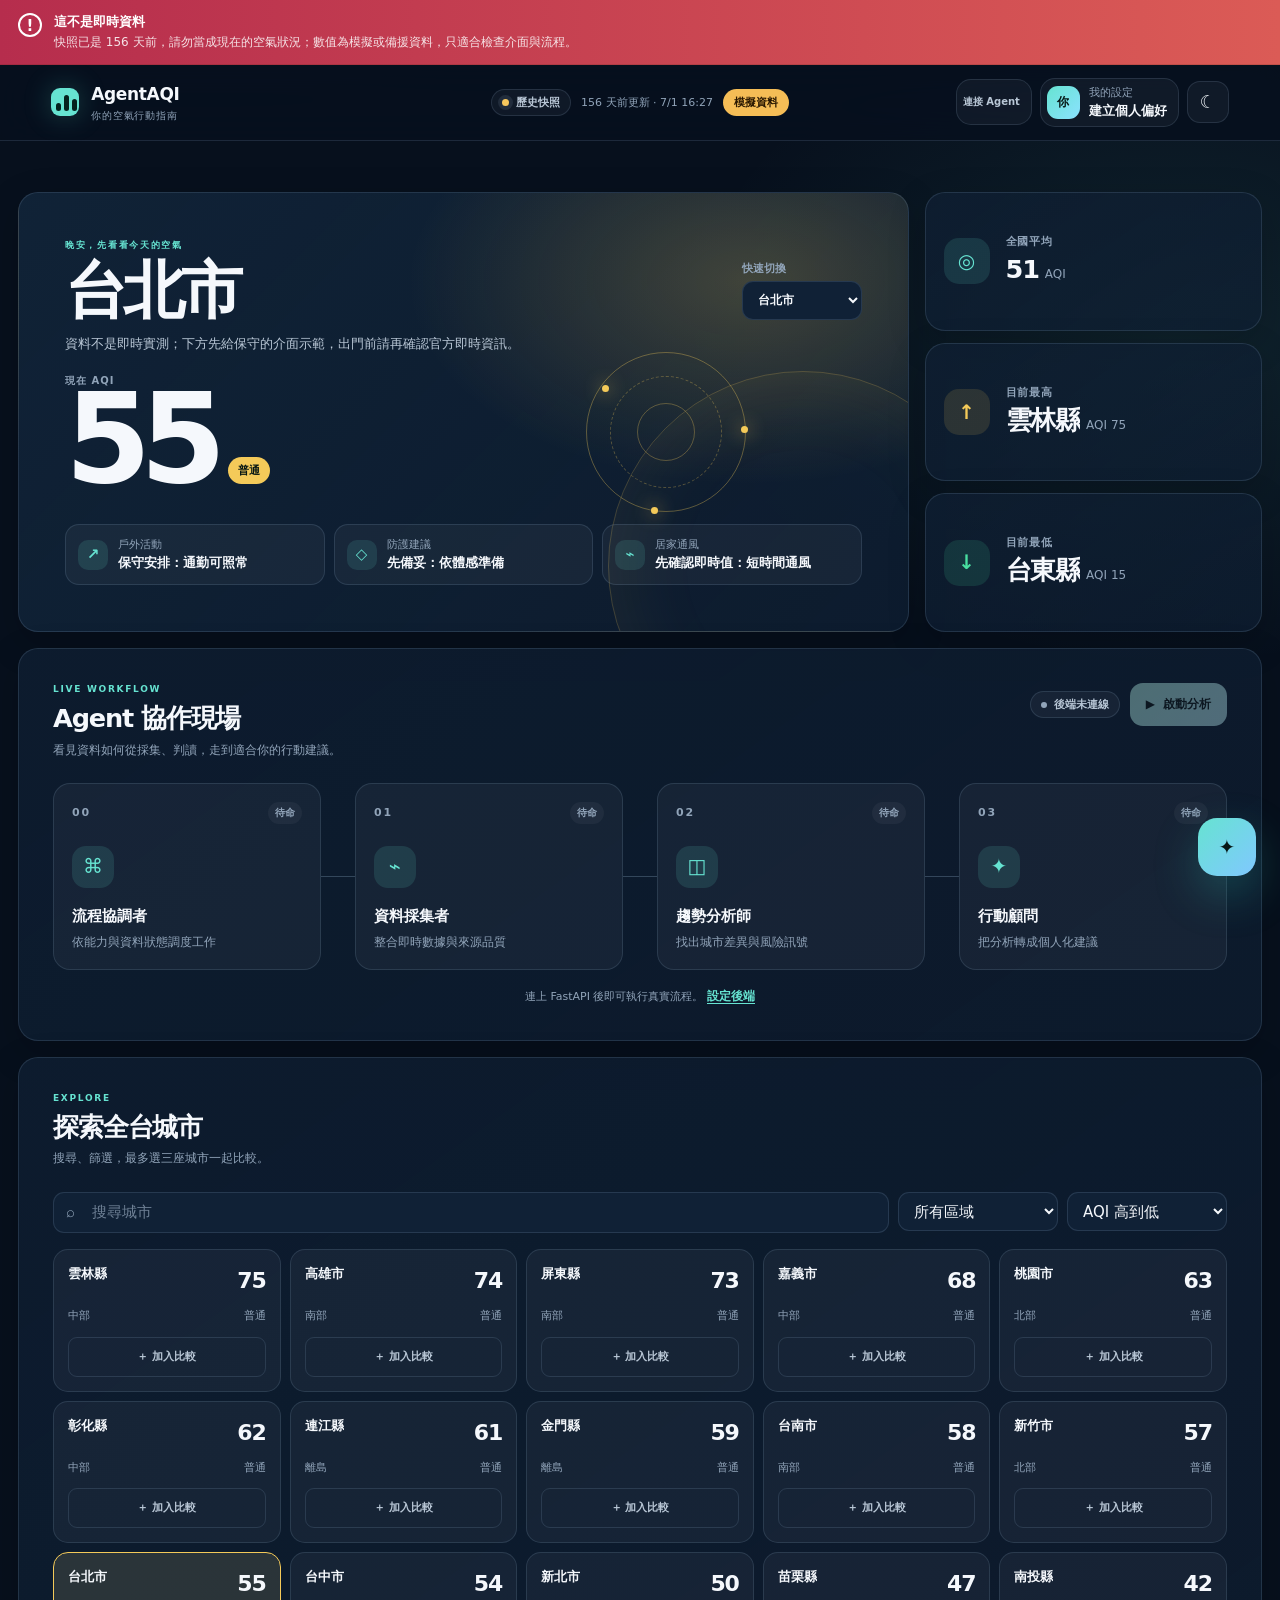
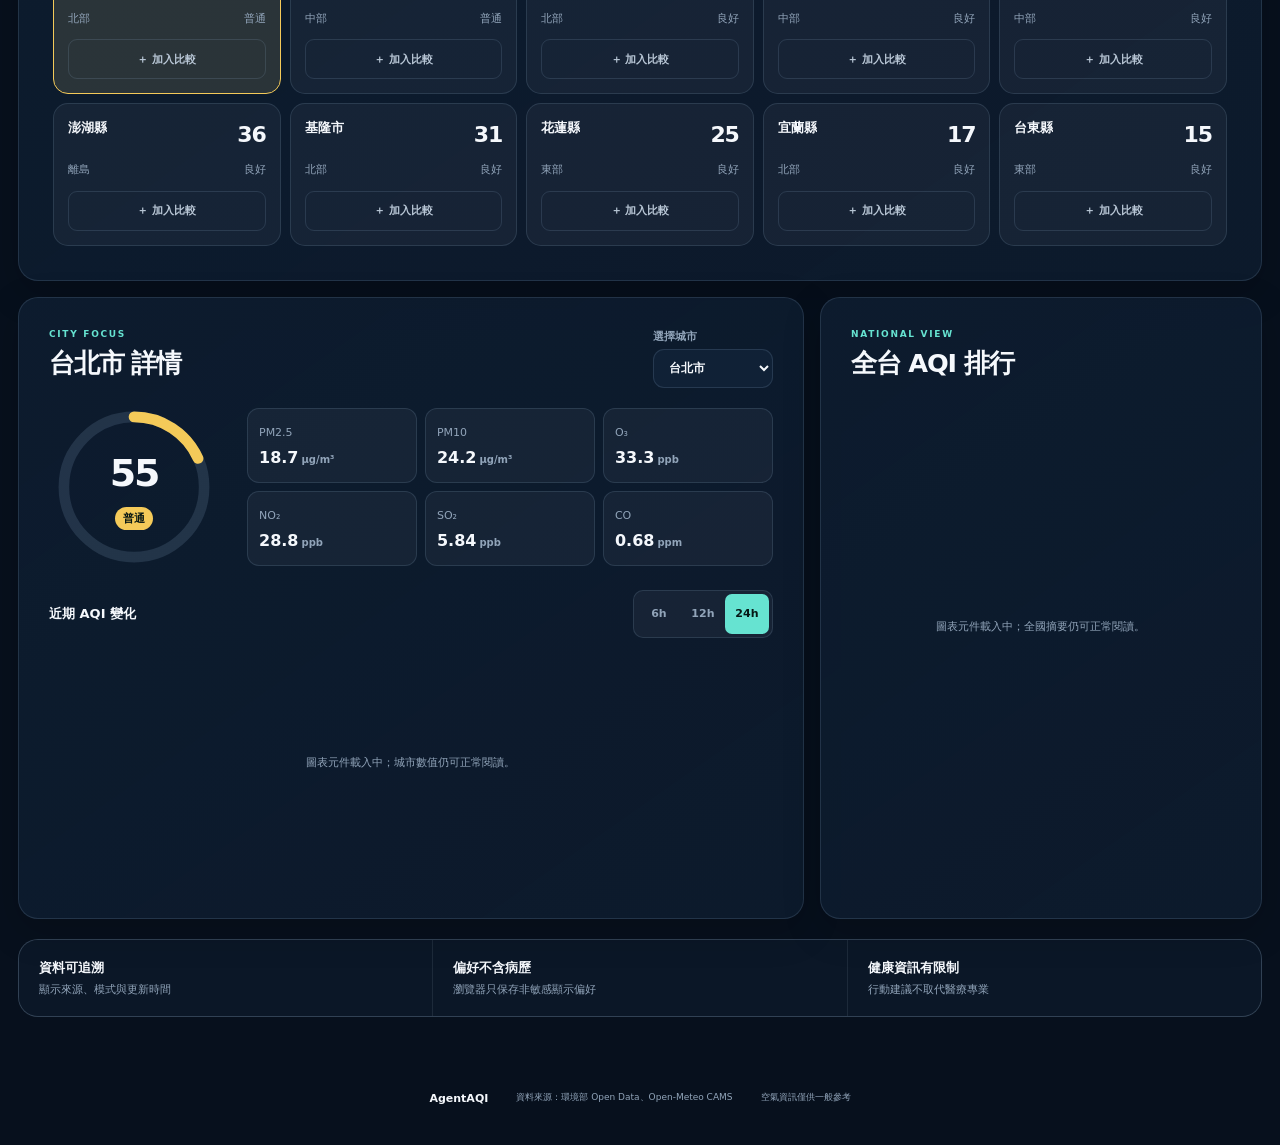
<file: docs/index.html>
<!doctype html>
<html lang="zh-Hant" data-theme="dark">
<head>
  <meta charset="utf-8" />
  <meta name="viewport" content="width=device-width, initial-scale=1" />
  <meta name="theme-color" content="#08111f" />
  <meta name="description" content="依你的城市與活動需求整理台灣即時空氣品質，提供清楚、可追溯的個人行動建議。" />
  <title>AgentAQI · 你的空氣行動指南</title>
  <script>
    try {
      const savedTheme = localStorage.getItem("aqi_theme");
      if (savedTheme === "light" || savedTheme === "dark") document.documentElement.dataset.theme = savedTheme;
    } catch (_) {}
  </script>
  <script defer src="https://cdn.plot.ly/plotly-basic-2.35.2.min.js" charset="utf-8"
          onload="window.dispatchEvent(new Event('plotly-ready'))"></script>
  <script src="./config.js?v=1"></script>
  <link rel="stylesheet" href="./styles.css?v=6" />
</head>
<body>
  <a class="skip-link" href="#main-content">跳到主要內容</a>

  <div class="data-alert" id="data-alert" role="status" aria-live="polite" hidden>
    <span class="data-alert-icon" aria-hidden="true">!</span>
    <div>
      <strong id="data-alert-title">資料狀態提醒</strong>
      <p id="data-alert-text"></p>
    </div>
  </div>

  <header class="topbar">
    <a class="brand" href="#main-content" aria-label="AgentAQI 首頁">
      <span class="brand-mark" aria-hidden="true"><i></i><i></i><i></i></span>
      <span><b>AgentAQI</b><small>你的空氣行動指南</small></span>
    </a>
    <div class="topbar-status">
      <span class="live-pill" id="live-status"><i></i><span>資料載入中</span></span>
      <time class="freshness" id="freshness">正在確認更新時間…</time>
      <span class="mode-badge" id="mode-badge" hidden></span>
    </div>
    <div class="topbar-actions">
      <a class="ghost-button integration-link" href="./integrations.html">連接 Agent</a>
      <button class="ghost-button profile-button" id="settings-btn" type="button"
              aria-label="開啟個人設定" aria-controls="sidebar" aria-expanded="false">
        <span class="profile-avatar" id="profile-avatar" aria-hidden="true">你</span>
        <span class="profile-button-copy"><small>我的設定</small><b id="profile-button-name">建立個人偏好</b></span>
      </button>
      <button class="icon-button" id="theme-toggle" type="button" aria-label="切換淺色或深色主題">
        <span id="theme-icon" aria-hidden="true">☾</span><span class="sr-only" id="theme-label">深色</span>
      </button>
    </div>
  </header>

  <main id="main-content">
    <section class="hero-grid" aria-labelledby="hero-city">
      <article class="hero-card card" id="hero-card">
        <div class="hero-copy">
          <p class="eyebrow" id="greeting">嗨，先看看今天的空氣</p>
          <div class="hero-title-row">
            <div>
              <h1 id="hero-city">你的城市</h1>
              <p class="hero-summary" id="hero-summary">正在整理最重要的資訊…</p>
            </div>
            <label class="compact-field" for="home-city-select">
              <span>快速切換</span>
              <select id="home-city-select" aria-label="快速切換城市"></select>
            </label>
          </div>
          <div class="hero-reading">
            <div class="hero-aqi-block">
              <span class="hero-aqi-label">現在 AQI</span>
              <strong id="hero-aqi">—</strong>
              <span class="level-chip" id="hero-level">載入中</span>
            </div>
            <div class="hero-orbit" aria-hidden="true"><span></span><span></span><span></span></div>
          </div>
          <div class="action-plan" aria-label="你的今日行動建議">
            <article class="action-item">
              <span class="action-icon" aria-hidden="true">↗</span>
              <div><small>戶外活動</small><strong id="plan-outdoor">確認中</strong></div>
            </article>
            <article class="action-item">
              <span class="action-icon" aria-hidden="true">◇</span>
              <div><small>防護建議</small><strong id="plan-mask">確認中</strong></div>
            </article>
            <article class="action-item">
              <span class="action-icon" aria-hidden="true">⌁</span>
              <div><small>居家通風</small><strong id="plan-window">確認中</strong></div>
            </article>
          </div>
        </div>
      </article>

      <aside class="snapshot-stack" aria-label="全國空氣摘要">
        <article class="metric-card card">
          <span class="metric-icon accent" aria-hidden="true">◎</span>
          <div><small>全國平均</small><strong id="kpi-avg">—</strong><span>AQI</span></div>
        </article>
        <article class="metric-card card">
          <span class="metric-icon warn" aria-hidden="true">↑</span>
          <div><small>目前最高</small><strong id="kpi-worst">—</strong><span id="kpi-worst-foot"></span></div>
        </article>
        <article class="metric-card card">
          <span class="metric-icon good" aria-hidden="true">↓</span>
          <div><small>目前最低</small><strong id="kpi-best">—</strong><span id="kpi-best-foot"></span></div>
        </article>
      </aside>
    </section>

    <section class="card agent-section" aria-labelledby="agent-title">
      <div class="section-heading agent-heading">
        <div>
          <p class="eyebrow">LIVE WORKFLOW</p>
          <h2 id="agent-title">Agent 協作現場</h2>
          <p>看見資料如何從採集、判讀，走到適合你的行動建議。</p>
        </div>
        <div class="section-actions">
          <span class="backend-chip" id="backend-chip">後端未連線</span>
          <button class="primary-button" id="run-agents" type="button" disabled>
            <span aria-hidden="true">▶</span> 啟動分析
          </button>
        </div>
      </div>

      <div class="agent-flow" id="agent-flow" aria-label="Agent 執行流程" aria-busy="false">
        <article class="agent-node" id="agent-node-coordinator" data-state="idle">
          <div class="agent-node-top"><span class="agent-index">00</span><span class="agent-state" data-role="state">待命</span></div>
          <span class="agent-symbol" aria-hidden="true">⌘</span>
          <h3>流程協調者</h3><p>依能力與資料狀態調度工作</p>
        </article>
        <span class="agent-connector" aria-hidden="true"><i></i></span>
        <article class="agent-node" id="agent-node-collector" data-state="idle">
          <div class="agent-node-top"><span class="agent-index">01</span><span class="agent-state" data-role="state">待命</span></div>
          <span class="agent-symbol" aria-hidden="true">⌁</span>
          <h3>資料採集者</h3><p>整合即時數據與來源品質</p>
        </article>
        <span class="agent-connector" aria-hidden="true"><i></i></span>
        <article class="agent-node" id="agent-node-analyst" data-state="idle">
          <div class="agent-node-top"><span class="agent-index">02</span><span class="agent-state" data-role="state">待命</span></div>
          <span class="agent-symbol" aria-hidden="true">◫</span>
          <h3>趨勢分析師</h3><p>找出城市差異與風險訊號</p>
        </article>
        <span class="agent-connector" aria-hidden="true"><i></i></span>
        <article class="agent-node" id="agent-node-advisor" data-state="idle">
          <div class="agent-node-top"><span class="agent-index">03</span><span class="agent-state" data-role="state">待命</span></div>
          <span class="agent-symbol" aria-hidden="true">✦</span>
          <h3>行動顧問</h3><p>把分析轉成個人化建議</p>
        </article>
      </div>

      <p class="agent-hint" id="agent-hint">
        連上 FastAPI 後即可執行真實流程。<button class="text-button" id="set-backend" type="button">設定後端</button>
      </p>
      <div class="agent-log" id="agent-log" aria-live="polite" hidden></div>
      <div class="agent-result" id="agent-result" hidden></div>
    </section>

    <section class="card explore-section" aria-labelledby="explore-title">
      <div class="section-heading">
        <div><p class="eyebrow">EXPLORE</p><h2 id="explore-title">探索全台城市</h2><p>搜尋、篩選，最多選三座城市一起比較。</p></div>
      </div>
      <div class="filter-bar">
        <label class="search-field" for="city-search"><span aria-hidden="true">⌕</span><input id="city-search" type="search" placeholder="搜尋城市" autocomplete="off" /></label>
        <label><span class="sr-only">區域</span><select id="region-filter"><option value="all">所有區域</option></select></label>
        <label><span class="sr-only">排序方式</span><select id="sort-select"><option value="aqi-desc">AQI 高到低</option><option value="aqi-asc">AQI 低到高</option><option value="name">城市名稱</option></select></label>
      </div>
      <div class="city-grid" id="city-grid" aria-live="polite"></div>

      <div class="compare-panel" id="compare-panel" hidden>
        <div class="compare-head"><div><small>COMPARE</small><h3>城市比較</h3></div><div id="compare-cities" class="compare-chips"></div><button class="text-button" id="compare-clear" type="button">清除比較</button></div>
        <div class="chart compare-chart" id="compare-chart"></div>
      </div>
    </section>

    <section class="detail-grid" aria-label="城市數據視覺化">
      <article class="card city-card">
        <div class="section-heading compact">
          <div><p class="eyebrow">CITY FOCUS</p><h2 id="city-title">城市詳情</h2></div>
          <label class="compact-field" for="city-select"><span>選擇城市</span><select id="city-select"></select></label>
        </div>
        <div class="city-detail">
          <div class="gauge-wrap" id="gauge" aria-label="城市 AQI"></div>
          <div class="poll-grid" id="pollutants"></div>
        </div>
        <div class="trend-head"><h3>近期 AQI 變化</h3><div class="segmented" id="trend-range" aria-label="趨勢時間範圍"><button type="button" data-hours="6">6h</button><button type="button" data-hours="12">12h</button><button type="button" data-hours="24" class="active">24h</button></div></div>
        <div class="chart trend-chart" id="trend"></div>
      </article>

      <article class="card ranking-card">
        <div class="section-heading compact"><div><p class="eyebrow">NATIONAL VIEW</p><h2>全台 AQI 排行</h2></div></div>
        <div class="chart ranking-chart" id="ranking"></div>
      </article>
    </section>

    <section class="card analyst-card" id="analyst" hidden>
      <div class="section-heading compact"><div><p class="eyebrow">AI BRIEF</p><h2>全國現況摘要</h2></div></div>
      <p class="analyst-text" id="analyst-text"></p>
    </section>

    <section class="trust-strip" aria-label="資料與隱私說明">
      <div><strong>資料可追溯</strong><span>顯示來源、模式與更新時間</span></div>
      <div><strong>偏好不含病歷</strong><span>瀏覽器只保存非敏感顯示偏好</span></div>
      <div><strong>健康資訊有限制</strong><span>行動建議不取代醫療專業</span></div>
    </section>
  </main>

  <footer class="site-foot">
    <strong>AgentAQI</strong><span>資料來源：環境部 Open Data、Open-Meteo CAMS</span><span>空氣資訊僅供一般參考</span>
  </footer>

  <div class="toast" id="toast" role="status" aria-live="polite" hidden></div>

  <div class="sidebar-backdrop" id="sidebar-backdrop" hidden></div>
  <aside class="sidebar" id="sidebar" role="dialog" aria-modal="true" aria-labelledby="settings-title" tabindex="-1" hidden>
    <div class="sidebar-head"><div><p class="eyebrow">PERSONALIZE</p><h2 id="settings-title">我的空氣偏好</h2></div><button class="icon-button sidebar-close" id="sidebar-close" type="button" aria-label="關閉個人設定">×</button></div>
    <form class="sidebar-body" id="settings-form">
      <section class="side-sec">
        <h3>個人顯示</h3>
        <label for="set-name">怎麼稱呼你</label><input id="set-name" maxlength="24" placeholder="例：小安" autocomplete="nickname" />
        <label for="set-city">常駐城市</label><select id="set-city"></select>
        <label for="set-sensitivity">空氣敏感程度</label><select id="set-sensitivity"><option value="general">一般</option><option value="sensitive">較敏感</option></select>
        <label for="set-activity">主要活動</label><select id="set-activity"><option value="commute">通勤</option><option value="walk">散步</option><option value="run">跑步</option><option value="cycle">單車</option><option value="outdoor">戶外工作</option></select>
        <label for="set-threshold">我的提醒門檻：<b id="set-thr-val">100</b></label><input id="set-threshold" type="range" min="50" max="180" step="5" value="100" />
        <p class="side-note">只在這台裝置保存上述非敏感偏好，不保存疾病、病歷或 LLM 金鑰。</p>
      </section>
      <section class="side-sec advanced-sec">
        <details>
          <summary>開發者連線</summary>
          <label for="set-backend-url">FastAPI 網址</label><input id="set-backend-url" inputmode="url" placeholder="http://127.0.0.1:8000" autocomplete="off" />
          <span class="side-status" id="set-backend-status">未連線</span>
        </details>
      </section>
      <div class="sidebar-actions"><button class="text-button danger-text" id="settings-reset" type="button">清除偏好</button><button class="primary-button" id="settings-save" type="submit">儲存並套用</button></div>
    </form>
  </aside>

  <button class="fab" id="chat-fab" type="button" aria-label="開啟 AQI 助理" aria-controls="chat-panel" aria-expanded="false"><span aria-hidden="true">✦</span></button>
  <section class="chat-panel" id="chat-panel" role="dialog" aria-modal="false" aria-labelledby="chat-title" hidden>
    <div class="chat-head"><div><span class="chat-status-dot" aria-hidden="true"></span><div><small>AGENTAQI</small><strong id="chat-title">空氣助理</strong></div></div><button class="icon-button chat-close" id="chat-close" type="button" aria-label="關閉 AQI 助理">×</button></div>
    <div class="chat-body" id="chat-body" aria-live="polite"><div class="chat-msg bot"><span class="txt">嗨，我可以依目前資料回答城市空品問題。連上後端後可取得更完整的分析。</span></div></div>
    <form class="chat-input" id="chat-form"><label class="sr-only" for="chat-text">輸入空氣品質問題</label><input id="chat-text" type="text" maxlength="500" placeholder="問我現在適不適合出門…" autocomplete="off" /><button type="submit" aria-label="送出問題">↑</button></form>
  </section>

  <script src="./app.js?v=5"></script>
</body>
</html>
</file>
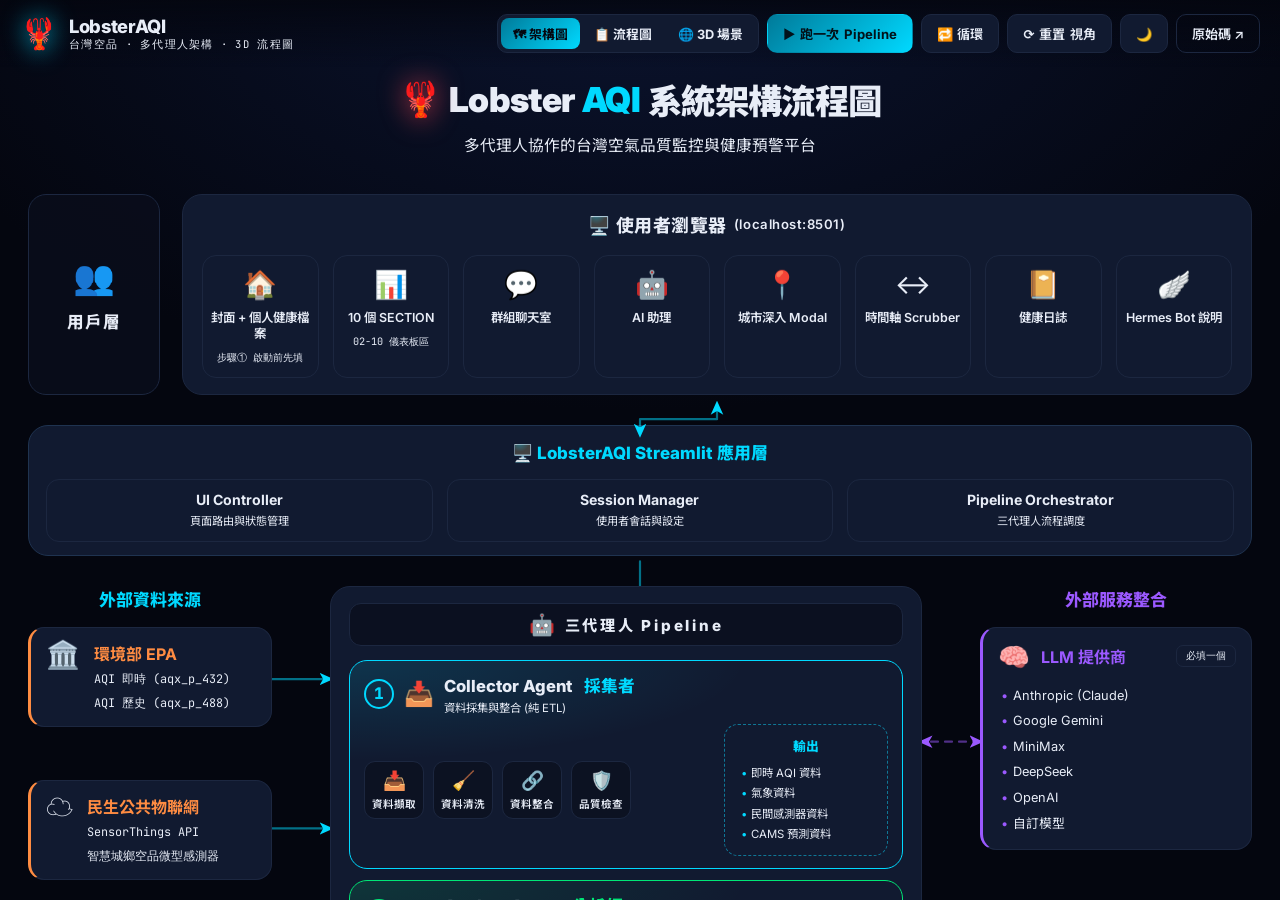
<file: flowchart-site/index.html>
<!DOCTYPE html>
<html lang="zh-Hant">
<head>
<meta charset="UTF-8" />
<meta name="viewport" content="width=device-width, initial-scale=1.0" />
<title>🦞 LobsterAQI — 3D 流程圖</title>
<link rel="preconnect" href="https://fonts.googleapis.com" />
<link rel="preconnect" href="https://fonts.gstatic.com" crossorigin />
<link href="https://fonts.googleapis.com/css2?family=Inter:wght@400;500;600;700;800;900&family=JetBrains+Mono:wght@400;500;700&family=Noto+Sans+TC:wght@400;500;700;900&display=swap" rel="stylesheet" />
<link rel="stylesheet" href="css/style.css?v=20260609c" />
<link rel="stylesheet" href="css/diagram.css?v=20260609c" />
<link rel="stylesheet" href="css/flowchart.css?v=20260609c" />
</head>
<body>
  <!-- 3D 畫布（3D 場景視圖） -->
  <canvas id="scene"></canvas>

  <!-- 分層架構圖視圖（預設） -->
  <div id="diagram-view">
    <div id="diagram-stage">
      <div id="diagram-tilt">
        <div id="diagram"></div>
      </div>
    </div>
  </div>

  <!-- 傳統流程圖視圖（泳道圖） -->
  <div id="flow-view" class="hidden"></div>

  <!-- Pipeline 進度（兩視圖共用） -->
  <div id="pipeline-progress" class="hidden">
    <div class="pp-steps">
      <div class="pp-step" data-agent="collector"><span class="pp-num">1</span>採集者</div>
      <span class="pp-arrow">▸</span>
      <div class="pp-step" data-agent="analyst"><span class="pp-num">2</span>分析師</div>
      <span class="pp-arrow">▸</span>
      <div class="pp-step" data-agent="advisor"><span class="pp-num">3</span>預警員</div>
    </div>
    <div class="pp-sub" id="pp-sub">準備中…</div>
    <div class="pp-bar"><span class="pp-fill" id="pp-fill"></span></div>
  </div>

  <!-- 載入畫面 -->
  <div id="loader">
    <div class="loader-lobster">🦞</div>
    <div class="loader-title">LobsterAQI</div>
    <div class="loader-sub">建構 3D 架構流程圖…</div>
    <div class="loader-bar"><span></span></div>
  </div>

  <!-- 頂部標題列 -->
  <header id="topbar">
    <div class="brand">
      <span class="brand-lobster">🦞</span>
      <div class="brand-text">
        <div class="brand-name">LobsterAQI</div>
        <div class="brand-tag">台灣空品 · 多代理人架構 · 3D 流程圖</div>
      </div>
    </div>
    <div class="topbar-actions">
      <div class="view-switch" id="view-switch">
        <button data-view="diagram" class="active">🗺 <span class="vs-label">架構圖</span></button>
        <button data-view="flow">📋 <span class="vs-label">流程圖</span></button>
        <button data-view="scene">🌐 <span class="vs-label">3D 場景</span></button>
      </div>
      <button id="btn-play" class="btn btn-primary">▶ <span class="btn-full">跑一次 </span>Pipeline</button>
      <button id="btn-pause" class="btn hidden" title="暫停／繼續（停在當下查看傳送中的封包）">⏸ <span class="btn-full">暫停</span></button>
      <button id="btn-loop" class="btn" title="自動循環播放，不用一直手動啟動">🔁 <span class="btn-full">循環</span></button>
      <button id="btn-reset" class="btn">⟳ <span class="btn-full">重置</span>視角</button>
      <button id="btn-theme" class="btn" title="切換深色 / 淺色主題">🌙</button>
      <a id="btn-repo" class="btn btn-ghost" href="https://github.com/Tunai-0511/aqi-tw-personal" target="_blank" rel="noopener">原始碼 ↗</a>
    </div>
  </header>

  <!-- 左下角圖例 -->
  <div id="legend">
    <div class="legend-title">節點分類</div>
    <div class="legend-row"><span class="dot" style="--c:#00d9ff"></span>採集 / 介面</div>
    <div class="legend-row"><span class="dot" style="--c:#9b59ff"></span>分析 · LLM 重</div>
    <div class="legend-row"><span class="dot" style="--c:#00e676"></span>預警 / 儲存</div>
    <div class="legend-row"><span class="dot" style="--c:#ff8c42"></span>外部資料源</div>
    <div class="legend-row"><span class="dot" style="--c:#ffd93d"></span>LLM 供應商</div>
    <div class="legend-row"><span class="dot" style="--c:#9b59ff"></span>Hermes 拉取</div>
    <div class="legend-hint">滑鼠拖曳旋轉 · 滾輪縮放 · 點節點看 demo</div>
  </div>

  <!-- 通訊日誌（可收合 / 關閉，避免擋住內容） -->
  <div id="statuslog" class="hidden">
    <div class="statuslog-head" id="statuslog-head">
      <span class="pulse"></span><span id="statuslog-title">Pipeline 通訊日誌</span>
      <button id="statuslog-collapse" class="sl-btn" title="收合 / 展開">▁</button>
      <button id="statuslog-close" class="sl-btn" title="關閉">✕</button>
    </div>
    <div id="statuslog-body"></div>
  </div>

  <!-- 滑過節點的 tooltip -->
  <div id="tooltip" class="hidden"></div>

  <!-- 節點 demo 側欄 -->
  <aside id="panel" class="hidden">
    <button id="panel-close" aria-label="關閉">✕</button>
    <div id="panel-content"></div>
  </aside>
  <div id="panel-scrim" class="hidden"></div>

  <!-- 載入順序：先 three，再資料、demo、場景、主程式（皆為傳統 script，file:// 可直接開） -->
  <script src="vendor/three.min.js"></script>
  <!-- 後製發光 bloom，本地離線可用。順序：shader → EffectComposer(定義 Pass 基類) → 各 Pass -->
  <script src="vendor/CopyShader.js"></script>
  <script src="vendor/LuminosityHighPassShader.js"></script>
  <script src="vendor/EffectComposer.js"></script>
  <script src="vendor/ShaderPass.js"></script>
  <script src="vendor/RenderPass.js"></script>
  <script src="vendor/UnrealBloomPass.js"></script>
  <!-- glTF 模型載入器（讓節點可換成你自己的 .glb 模型） -->
  <script src="vendor/GLTFLoader.js"></script>
  <!-- 內建模型（base64）→ file:// 雙擊也能載入，免伺服器 -->
  <script src="js/models-data.js?v=20260609c"></script>
  <script src="js/data.js?v=20260609c"></script>
  <script src="js/demos.js?v=20260609c"></script>
  <script src="js/diagram.js?v=20260609c"></script>
  <script src="js/flowchart.js?v=20260609c"></script>
  <script src="js/scene.js?v=20260609c"></script>
  <script src="js/main.js?v=20260609c"></script>
</body>
</html>
</file>
<file: docs/styles.css>
:root {
  color-scheme: dark;
  --bg: #07101d;
  --bg-elevated: #0b1727;
  --surface: rgba(15, 31, 51, .78);
  --surface-solid: #102136;
  --surface-soft: rgba(255, 255, 255, .045);
  --border: rgba(164, 196, 224, .15);
  --border-strong: rgba(164, 196, 224, .26);
  --text: #f5f8fc;
  --muted: #91a4b9;
  --muted-strong: #b9c7d6;
  --accent: #66e3d1;
  --accent-2: #77a8ff;
  --accent-soft: rgba(102, 227, 209, .13);
  --danger: #ff7188;
  --warning: #f7c75d;
  --shadow: 0 24px 70px rgba(0, 0, 0, .28);
  --shadow-soft: 0 12px 38px rgba(0, 0, 0, .18);
  --radius-xl: 28px;
  --radius-lg: 20px;
  --radius-md: 14px;
  --aqi-good: #49dfa1;
  --aqi-moderate: #f4ca59;
  --aqi-sensitive: #ff9e5c;
  --aqi-unhealthy: #ff7188;
  --aqi-very: #bd8dff;
  --aqi-hazard: #e98895;
  --max-width: 1420px;
}

:root[data-theme="light"] {
  color-scheme: light;
  --bg: #f0f5f8;
  --bg-elevated: #e8f0f3;
  --surface: rgba(255, 255, 255, .88);
  --surface-solid: #ffffff;
  --surface-soft: rgba(28, 66, 86, .055);
  --border: rgba(38, 73, 92, .13);
  --border-strong: rgba(38, 73, 92, .24);
  --text: #122331;
  --muted: #5a7181;
  --muted-strong: #405867;
  --accent: #087f73;
  --accent-2: #315fba;
  --accent-soft: rgba(8, 127, 115, .1);
  --danger: #b92949;
  --warning: #9a6500;
  --shadow: 0 24px 70px rgba(27, 65, 84, .14);
  --shadow-soft: 0 10px 30px rgba(27, 65, 84, .1);
}

*, *::before, *::after { box-sizing: border-box; }
[hidden] { display: none !important; }
html { scroll-behavior: smooth; background: var(--bg); }
body {
  margin: 0;
  min-width: 320px;
  min-height: 100vh;
  overflow-x: hidden;
  color: var(--text);
  background:
    radial-gradient(900px 520px at 15% -8%, rgba(65, 154, 181, .14), transparent 66%),
    radial-gradient(760px 520px at 92% 12%, rgba(102, 227, 209, .09), transparent 65%),
    var(--bg);
  font-family: Inter, "Noto Sans TC", "PingFang TC", "Microsoft JhengHei", system-ui, -apple-system, sans-serif;
  font-size: 15px;
  line-height: 1.55;
  -webkit-font-smoothing: antialiased;
}
button, input, select, textarea { font: inherit; }
button, select { cursor: pointer; }
button { color: inherit; }
a { color: inherit; }
img, svg { display: block; max-width: 100%; }
::selection { background: var(--accent); color: #071719; }
:focus-visible { outline: 3px solid color-mix(in srgb, var(--accent) 74%, white); outline-offset: 3px; }

.sr-only {
  position: absolute !important; width: 1px !important; height: 1px !important;
  padding: 0 !important; margin: -1px !important; overflow: hidden !important;
  clip: rect(0, 0, 0, 0) !important; white-space: nowrap !important; border: 0 !important;
}
.skip-link { position: fixed; left: 14px; top: -80px; z-index: 200; padding: 10px 16px; border-radius: 10px; background: var(--accent); color: #061515; font-weight: 800; }
.skip-link:focus { top: 14px; }

.data-alert {
  position: relative; z-index: 90; display: flex; align-items: flex-start; gap: 12px;
  padding: 12px max(18px, calc((100vw - var(--max-width)) / 2));
  color: #2a1700; background: linear-gradient(90deg, #f6c95e, #ffac71); border-bottom: 1px solid rgba(55, 30, 0, .15);
}
.data-alert[data-tone="danger"] { color: #fff; background: linear-gradient(90deg, #b62d4d, #db5b56); }
.data-alert-icon { flex: 0 0 auto; display: grid; place-items: center; width: 24px; height: 24px; margin-top: 1px; border: 2px solid currentColor; border-radius: 50%; font-weight: 900; }
.data-alert strong { display: block; font-size: 13px; }
.data-alert p { margin: 1px 0 0; font-size: 12px; opacity: .86; }

.topbar {
  position: sticky; top: 0; z-index: 50; width: 100%;
  display: grid; grid-template-columns: minmax(220px, 1fr) auto minmax(220px, 1fr); align-items: center; gap: 20px;
  min-height: 76px; padding: 12px clamp(18px, 4vw, 54px);
  background: color-mix(in srgb, var(--bg) 80%, transparent); border-bottom: 1px solid var(--border);
  backdrop-filter: blur(18px) saturate(130%);
}
.brand { justify-self: start; display: inline-flex; align-items: center; gap: 12px; text-decoration: none; min-width: 0; }
.brand-mark { position: relative; display: grid; grid-template-columns: repeat(3, 5px); align-items: end; gap: 3px; width: 28px; height: 28px; padding: 5px; border-radius: 9px; background: var(--accent); box-shadow: 0 0 28px rgba(102, 227, 209, .25); }
.brand-mark i { display: block; width: 5px; border-radius: 4px; background: #05221e; }
.brand-mark i:nth-child(1) { height: 8px; }.brand-mark i:nth-child(2) { height: 16px; }.brand-mark i:nth-child(3) { height: 12px; }
.brand > span:last-child { display: flex; flex-direction: column; min-width: 0; }
.brand b { letter-spacing: -.02em; font-size: 17px; }.brand small { color: var(--muted); font-size: 10px; letter-spacing: .08em; }
.topbar-status { justify-self: center; display: flex; align-items: center; justify-content: center; flex-wrap: wrap; gap: 10px; min-width: 0; }
.live-pill, .mode-badge, .backend-chip { display: inline-flex; align-items: center; gap: 7px; min-height: 27px; padding: 4px 10px; border: 1px solid var(--border); border-radius: 999px; color: var(--muted-strong); background: var(--surface-soft); font-size: 11px; font-weight: 750; white-space: nowrap; }
.live-pill i { width: 7px; height: 7px; border-radius: 50%; background: var(--muted); box-shadow: 0 0 0 4px color-mix(in srgb, var(--muted) 14%, transparent); }
.live-pill.online i, .backend-chip.online::before { background: var(--aqi-good); }
.live-pill.online i { box-shadow: 0 0 0 4px color-mix(in srgb, var(--aqi-good) 16%, transparent); }
.live-pill.stale i { background: var(--warning); }
.freshness { color: var(--muted); font-size: 11px; white-space: nowrap; }
.mode-badge { color: #291700; background: #f5bd56; border-color: transparent; }
.topbar-actions { justify-self: end; display: flex; align-items: center; gap: 8px; }
.integration-link { display: inline-grid; place-items: center; min-height: 40px; padding: 8px 13px; border: 1px solid var(--border); border-radius: 11px; color: var(--muted-strong); background: var(--surface-soft); font-size: 10px; font-weight: 850; text-decoration: none; }

.icon-button, .ghost-button, .primary-button, .text-button { border: 0; transition: transform .16s ease, background .16s ease, border-color .16s ease, opacity .16s ease; }
.icon-button { display: inline-grid; place-items: center; width: 42px; height: 42px; border: 1px solid var(--border); border-radius: 13px; background: var(--surface-soft); font-size: 18px; }
.icon-button:hover, .ghost-button:hover { border-color: var(--border-strong); background: color-mix(in srgb, var(--surface-solid) 72%, var(--accent-soft)); }
.ghost-button { display: inline-flex; align-items: center; gap: 9px; min-height: 46px; padding: 5px 11px 5px 6px; border: 1px solid var(--border); border-radius: 15px; background: var(--surface-soft); text-align: left; }
.profile-avatar { display: grid; place-items: center; width: 33px; height: 33px; border-radius: 11px; color: #061715; background: linear-gradient(135deg, var(--accent), #8be2ff); font-size: 12px; font-weight: 900; }
.profile-button-copy { display: flex; flex-direction: column; min-width: 0; }.profile-button-copy small { color: var(--muted); font-size: 11px; }.profile-button-copy b { max-width: 132px; overflow: hidden; text-overflow: ellipsis; font-size: 13px; white-space: nowrap; }
.primary-button { display: inline-flex; align-items: center; justify-content: center; gap: 8px; min-height: 43px; padding: 9px 16px; border-radius: 13px; color: #061715; background: linear-gradient(135deg, var(--accent), #75dbee); box-shadow: 0 10px 24px rgba(52, 187, 171, .15); font-size: 12px; font-weight: 900; }
.primary-button:hover:not(:disabled) { transform: translateY(-2px); }
.primary-button:disabled { cursor: not-allowed; filter: grayscale(.55); opacity: .45; box-shadow: none; }
.text-button { padding: 0; color: var(--accent); background: transparent; font-size: 12px; font-weight: 850; text-decoration: underline; text-underline-offset: 3px; }
.danger-text { color: var(--danger); }

main { width: min(calc(100% - 36px), var(--max-width)); margin: 0 auto; padding: clamp(22px, 4vw, 52px) 0 44px; }
.card { position: relative; min-width: 0; border: 1px solid var(--border); border-radius: var(--radius-lg); background: linear-gradient(145deg, var(--surface), color-mix(in srgb, var(--surface) 86%, transparent)); box-shadow: var(--shadow-soft); overflow: hidden; }
.eyebrow { margin: 0 0 7px; color: var(--accent); font-size: 9px; font-weight: 900; letter-spacing: .19em; text-transform: uppercase; }
.section-heading { display: flex; align-items: flex-start; justify-content: space-between; gap: 24px; margin-bottom: 24px; }
.section-heading.compact { margin-bottom: 14px; }
.section-heading h2, .section-heading h3 { margin: 0; font-size: clamp(20px, 2vw, 28px); letter-spacing: -.045em; line-height: 1.15; }
.section-heading p:not(.eyebrow) { max-width: 620px; margin: 7px 0 0; color: var(--muted); font-size: 12px; }
.section-actions { display: flex; align-items: center; gap: 10px; flex-wrap: wrap; justify-content: flex-end; }

.hero-grid { display: grid; grid-template-columns: minmax(0, 1.9fr) minmax(270px, .72fr); gap: 16px; margin-bottom: 16px; }
.hero-card { min-height: 420px; isolation: isolate; background: radial-gradient(500px 300px at 82% 20%, color-mix(in srgb, var(--aqi-color, var(--accent)) 22%, transparent), transparent 68%), linear-gradient(135deg, color-mix(in srgb, var(--surface-solid) 88%, #102d3b), var(--surface)); }
.hero-card::after { content: ""; position: absolute; right: -90px; bottom: -130px; z-index: -1; width: 390px; height: 390px; border: 1px solid color-mix(in srgb, var(--aqi-color, var(--accent)) 22%, transparent); border-radius: 50%; box-shadow: inset 0 0 90px color-mix(in srgb, var(--aqi-color, var(--accent)) 8%, transparent); }
.hero-copy { display: flex; flex-direction: column; height: 100%; padding: clamp(25px, 4vw, 46px); }
.hero-title-row { display: flex; align-items: flex-start; justify-content: space-between; gap: 20px; }
.hero-title-row h1 { margin: 0; font-size: clamp(32px, 5vw, 62px); letter-spacing: -.065em; line-height: 1; }
.hero-summary { max-width: 600px; margin: 12px 0 0; color: var(--muted-strong); font-size: 13px; }
.compact-field { display: flex; flex-direction: column; gap: 4px; color: var(--muted); font-size: 11px; font-weight: 750; white-space: nowrap; }
select, input, textarea { min-width: 0; width: 100%; border: 1px solid var(--border); border-radius: 11px; color: var(--text); background: var(--surface-solid); }
select, input { min-height: 39px; padding: 8px 11px; }
input::placeholder, textarea::placeholder { color: color-mix(in srgb, var(--muted) 72%, transparent); }
.compact-field select { width: auto; min-width: 120px; font-size: 12px; font-weight: 800; }
.hero-reading { position: relative; display: flex; align-items: center; min-height: 156px; margin: auto 0 14px; }
.hero-aqi-block { position: relative; z-index: 2; display: grid; grid-template-columns: auto auto; align-items: end; column-gap: 13px; }
.hero-aqi-label { grid-column: 1 / -1; color: var(--muted); font-size: 10px; font-weight: 800; letter-spacing: .1em; }
#hero-aqi { font-size: clamp(74px, 10vw, 124px); font-weight: 850; letter-spacing: -.09em; line-height: .82; }
.level-chip { align-self: end; margin-bottom: 7px; padding: 5px 10px; border-radius: 999px; color: #071714; background: var(--aqi-color, var(--accent)); font-size: 11px; font-weight: 900; }
.hero-orbit { position: absolute; right: clamp(5px, 9vw, 150px); width: 160px; aspect-ratio: 1; border: 1px solid color-mix(in srgb, var(--aqi-color, var(--accent)) 34%, transparent); border-radius: 50%; animation: slowSpin 20s linear infinite; }
.hero-orbit::before, .hero-orbit::after { content: ""; position: absolute; inset: 23px; border: 1px dashed color-mix(in srgb, var(--aqi-color, var(--accent)) 30%, transparent); border-radius: 50%; }.hero-orbit::after { inset: 50px; border-style: solid; }
.hero-orbit span { position: absolute; width: 7px; height: 7px; border-radius: 50%; background: var(--aqi-color, var(--accent)); box-shadow: 0 0 18px var(--aqi-color, var(--accent)); }.hero-orbit span:nth-child(1){left:15px;top:32px}.hero-orbit span:nth-child(2){right:-3px;top:73px}.hero-orbit span:nth-child(3){left:64px;bottom:-3px}
.action-plan { display: grid; grid-template-columns: repeat(3, 1fr); gap: 9px; }
.action-item { display: flex; align-items: center; gap: 10px; min-width: 0; padding: 11px 12px; border: 1px solid var(--border); border-radius: 14px; background: var(--surface-soft); }
.action-icon { flex: 0 0 auto; display: grid; place-items: center; width: 30px; height: 30px; border-radius: 10px; color: var(--accent); background: var(--accent-soft); font-weight: 900; }
.action-item div { min-width: 0; display: flex; flex-direction: column; }.action-item small { color: var(--muted); font-size: 11px; }.action-item strong { overflow: hidden; text-overflow: ellipsis; font-size: 13px; white-space: nowrap; }

.snapshot-stack { display: grid; grid-template-rows: repeat(3, 1fr); gap: 12px; }
.metric-card { display: flex; align-items: center; gap: 16px; padding: 18px; }
.metric-icon { flex: 0 0 auto; display: grid; place-items: center; width: 46px; height: 46px; border-radius: 15px; font-size: 20px; font-weight: 900; }.metric-icon.accent{color:var(--accent);background:var(--accent-soft)}.metric-icon.warn{color:var(--aqi-moderate);background:color-mix(in srgb,var(--aqi-moderate) 13%,transparent)}.metric-icon.good{color:var(--aqi-good);background:color-mix(in srgb,var(--aqi-good) 13%,transparent)}
.metric-card > div { min-width: 0; display: grid; grid-template-columns: auto 1fr; align-items: baseline; column-gap: 6px; }.metric-card small { grid-column: 1 / -1; color: var(--muted); font-size: 11px; font-weight: 800; text-transform: uppercase; letter-spacing: .08em; }.metric-card strong { overflow: hidden; text-overflow: ellipsis; font-size: clamp(21px, 2vw, 29px); letter-spacing: -.045em; white-space: nowrap; }.metric-card span:not(.metric-icon) { min-width: 0; overflow: hidden; color: var(--muted); font-size: 12px; text-overflow: ellipsis; white-space: nowrap; }

.agent-section, .explore-section, .analyst-card, .diary-card { margin-bottom: 16px; padding: clamp(22px, 3vw, 34px); }
.backend-chip.online { color: var(--aqi-good); border-color: color-mix(in srgb, var(--aqi-good) 32%, transparent); background: color-mix(in srgb, var(--aqi-good) 9%, transparent); }
.backend-chip::before { content: ""; width: 6px; height: 6px; border-radius: 50%; background: var(--muted); }
.agent-flow { display: grid; grid-template-columns: 1fr 34px 1fr 34px 1fr 34px 1fr; align-items: stretch; }
.agent-node { position: relative; min-width: 0; padding: 18px; border: 1px solid var(--border); border-radius: 17px; background: var(--surface-soft); transition: transform .22s ease, border-color .22s ease, background .22s ease; }
.agent-node-top { display: flex; align-items: center; justify-content: space-between; gap: 8px; }.agent-index { color: var(--muted); font-size: 11px; font-weight: 900; letter-spacing: .16em; }.agent-state { padding: 3px 7px; border-radius: 999px; color: var(--muted); background: var(--surface-soft); font-size: 10px; font-weight: 900; }
.agent-symbol { display: grid; place-items: center; width: 42px; height: 42px; margin: 22px 0 17px; border-radius: 14px; color: var(--accent); background: var(--accent-soft); font-size: 20px; }
.agent-node h3 { margin: 0; font-size: 15px; }.agent-node p { margin: 5px 0 0; color: var(--muted); font-size: 12px; }
.agent-node[data-state="running"] { transform: translateY(-4px); border-color: var(--accent); background: linear-gradient(145deg, var(--accent-soft), var(--surface-soft)); box-shadow: 0 0 35px color-mix(in srgb, var(--accent) 14%, transparent); }.agent-node[data-state="running"] .agent-state { color: #061715; background: var(--accent); }.agent-node[data-state="running"] .agent-symbol { animation: pulse 1.25s ease-in-out infinite; }
.agent-node[data-state="done"] { border-color: color-mix(in srgb, var(--aqi-good) 42%, transparent); }.agent-node[data-state="done"] .agent-state { color: #061715; background: var(--aqi-good); }
.agent-node[data-state="error"] { border-color: var(--danger); }.agent-node[data-state="error"] .agent-state { color: #fff; background: var(--danger); }
.agent-node[data-state="skipped"] { border-style: dashed; opacity: .72; }.agent-node[data-state="skipped"] .agent-state { color: var(--muted-strong); background: var(--border); }
.agent-connector { position: relative; align-self: center; height: 1px; overflow: hidden; background: var(--border-strong); }.agent-connector i { position: absolute; top: -1px; left: -35%; width: 35%; height: 3px; border-radius: 3px; background: var(--accent); animation: flow 2s linear infinite; }
.agent-hint { margin: 17px 0 0; color: var(--muted); font-size: 11px; text-align: center; }
.agent-log { max-height: 240px; margin-top: 18px; overflow: auto; padding: 14px; border-radius: 14px; background: #06101d; color: #c8d8e7; font: 11px/1.75 ui-monospace, SFMono-Regular, Consolas, monospace; }
:root[data-theme="light"] .agent-log { background: #e8eff3; color: #243d4b; }
.agent-log .ln { display: flex; gap: 9px; }.agent-log .who { flex: 0 0 auto; color: var(--accent); font-weight: 900; }.agent-log .dim { color: var(--muted); }
.agent-result { display: grid; grid-template-columns: repeat(2, minmax(0, 1fr)); gap: 12px; margin-top: 18px; }.agent-block { min-width: 0; padding: 17px; border: 1px solid var(--border); border-radius: 15px; background: var(--surface-soft); }.agent-block h3 { margin: 0 0 8px; color: var(--accent); font-size: 11px; }.agent-block p { margin: 0; color: var(--muted-strong); font-size: 12px; white-space: pre-wrap; }

.filter-bar { display: grid; grid-template-columns: minmax(210px, 1fr) 160px 160px; gap: 9px; margin-bottom: 16px; }
.search-field { position: relative; }.search-field span { position: absolute; left: 13px; top: 50%; z-index: 1; color: var(--muted); transform: translateY(-50%); }.search-field input { padding-left: 38px; }
.city-grid { display: grid; grid-template-columns: repeat(5, minmax(0, 1fr)); gap: 9px; }
.city-tile { position: relative; min-width: 0; padding: 14px; border: 1px solid var(--border); border-radius: 15px; background: var(--surface-soft); transition: transform .18s ease, border-color .18s ease, background .18s ease; }
.city-tile:hover { transform: translateY(-3px); border-color: var(--border-strong); }.city-tile.active { border-color: var(--tile-color, var(--accent)); background: color-mix(in srgb, var(--tile-color, var(--accent)) 9%, var(--surface-soft)); }
.city-tile-main { width: 100%; padding: 0; border: 0; color: inherit; background: transparent; text-align: left; }.city-tile-top { display: flex; align-items: flex-start; justify-content: space-between; gap: 6px; }.city-tile-name { min-width: 0; overflow: hidden; font-size: 13px; font-weight: 850; text-overflow: ellipsis; white-space: nowrap; }.city-tile-aqi { font-size: 22px; font-weight: 900; letter-spacing: -.05em; }.city-tile-meta { display: flex; justify-content: space-between; gap: 6px; margin-top: 9px; color: var(--muted); font-size: 11px; }.compare-toggle { width: 100%; min-height: 40px; margin-top: 10px; padding: 7px; border: 1px solid var(--border); border-radius: 9px; color: var(--muted-strong); background: transparent; font-size: 11px; font-weight: 850; }.compare-toggle[aria-pressed="true"] { color: #061715; border-color: transparent; background: var(--accent); }
.empty-state { grid-column: 1 / -1; padding: 34px; color: var(--muted); text-align: center; }
.compare-panel { margin-top: 24px; padding-top: 22px; border-top: 1px solid var(--border); }.compare-head { display: flex; align-items: center; gap: 14px; flex-wrap: wrap; }.compare-head > div:first-child small { color: var(--accent); font-size: 8px; font-weight: 900; letter-spacing: .16em; }.compare-head h3 { margin: 2px 0 0; font-size: 16px; }.compare-chips { display: flex; flex: 1; flex-wrap: wrap; gap: 6px; }.compare-chip { padding: 4px 9px; border: 1px solid var(--border); border-radius: 999px; font-size: 9px; }.compare-chart { height: 310px; }

.detail-grid { display: grid; grid-template-columns: minmax(0, 1.28fr) minmax(360px, .72fr); gap: 16px; margin-bottom: 16px; }
.city-card, .ranking-card { min-width: 0; padding: clamp(22px, 3vw, 30px); }
.city-detail { display: grid; grid-template-columns: 178px minmax(0, 1fr); align-items: center; gap: 20px; }
.gauge-wrap { position: relative; width: 170px; height: 170px; }.gauge-wrap svg { width: 100%; height: 100%; transform: rotate(-90deg); }.gauge-track { fill: none; stroke: var(--border); stroke-width: 10; }.gauge-value { fill: none; stroke-width: 10; stroke-linecap: round; transition: stroke-dasharray .5s ease; }.gauge-center { position: absolute; inset: 0; display: grid; place-content: center; justify-items: center; }.gauge-num { font-size: 38px; font-weight: 900; letter-spacing: -.06em; }.gauge-lv { margin-top: 4px; padding: 3px 8px; border-radius: 999px; color: #071714; font-size: 11px; font-weight: 900; }
.poll-grid { display: grid; grid-template-columns: repeat(3, minmax(0, 1fr)); gap: 8px; }.poll { min-width: 0; padding: 11px; border: 1px solid var(--border); border-radius: 12px; background: var(--surface-soft); }.poll-name { color: var(--muted); font-size: 11px; }.poll-val { margin-top: 3px; overflow: hidden; font-size: 16px; font-weight: 850; text-overflow: ellipsis; white-space: nowrap; }.poll-unit { margin-left: 3px; color: var(--muted); font-size: 10px; font-weight: 650; }
.trend-head { display: flex; align-items: center; justify-content: space-between; gap: 12px; margin-top: 18px; }.trend-head h3 { margin: 0; font-size: 13px; }.segmented { display: flex; padding: 3px; border: 1px solid var(--border); border-radius: 10px; background: var(--surface-soft); }.segmented button { min-width: 44px; min-height: 40px; padding: 6px 9px; border: 0; border-radius: 7px; color: var(--muted); background: transparent; font-size: 11px; font-weight: 850; }.segmented button.active { color: #061715; background: var(--accent); }
.chart { width: 100%; min-height: 230px; }.trend-chart { height: 250px; }.ranking-chart { height: 470px; }
.chart-placeholder { display: grid; place-items: center; height: 100%; min-height: 180px; color: var(--muted); font-size: 11px; }
.analyst-text { margin: 0; color: var(--muted-strong); font-size: 13px; line-height: 1.85; white-space: pre-wrap; }

.diary-grid { display: grid; grid-template-columns: minmax(230px, .58fr) minmax(0, 1.42fr); gap: 30px; }.diary-form { display: flex; flex-direction: column; gap: 8px; }.diary-form label { margin-top: 5px; color: var(--muted-strong); font-size: 10px; }.diary-form input[type="range"] { padding: 0; accent-color: var(--accent); }.diary-form .primary-button { margin-top: 8px; }.diary-msg { min-height: 18px; margin: 0; color: var(--aqi-good); font-size: 10px; }.diary-grid h3 { margin: 0 0 8px; font-size: 12px; }.diary-corr { max-width: 340px; color: var(--muted-strong); font-size: 10px; }.diary-chart { height: 270px; }
.trust-strip { display: grid; grid-template-columns: repeat(3, 1fr); gap: 1px; margin: 20px 0 4px; overflow: hidden; border: 1px solid var(--border); border-radius: var(--radius-lg); background: var(--border); }.trust-strip div { display: flex; flex-direction: column; padding: 18px 20px; background: var(--bg-elevated); }.trust-strip strong { font-size: 13px; }.trust-strip span { margin-top: 3px; color: var(--muted); font-size: 11px; }
.site-foot { display: flex; align-items: center; justify-content: center; flex-wrap: wrap; gap: 14px 28px; padding: 25px 18px 38px; color: var(--muted); font-size: 9px; }.site-foot strong { color: var(--text); font-size: 11px; }

.sidebar-backdrop { position: fixed; inset: 0; z-index: 120; background: rgba(2, 8, 14, .62); backdrop-filter: blur(4px); }
.sidebar { position: fixed; top: 0; right: 0; z-index: 121; display: flex; flex-direction: column; width: min(430px, 94vw); height: 100dvh; border-left: 1px solid var(--border); background: var(--bg-elevated); box-shadow: -24px 0 80px rgba(0, 0, 0, .32); }
.sidebar-head { display: flex; align-items: center; justify-content: space-between; gap: 16px; padding: 24px 24px 18px; border-bottom: 1px solid var(--border); }.sidebar-head h2 { margin: 0; font-size: 22px; letter-spacing: -.045em; }.sidebar-close { font-size: 24px; }
.sidebar-body { display: flex; flex: 1; flex-direction: column; gap: 22px; min-height: 0; overflow-y: auto; padding: 22px 24px; }.side-sec { display: flex; flex-direction: column; gap: 8px; }.side-sec h3 { margin: 0 0 4px; font-size: 12px; }.side-sec label { margin-top: 5px; color: var(--muted-strong); font-size: 10px; }.side-note { margin: 7px 0 0; color: var(--muted); font-size: 9px; }.advanced-sec { margin-top: auto; }.advanced-sec details { padding: 12px; border: 1px solid var(--border); border-radius: 13px; background: var(--surface-soft); }.advanced-sec summary { font-size: 10px; font-weight: 850; }.advanced-sec input { margin-top: 8px; }.side-status { display: block; margin-top: 7px; color: var(--muted); font-size: 9px; }.side-status.online { color: var(--aqi-good); }.sidebar-actions { position: sticky; bottom: -22px; display: flex; align-items: center; justify-content: space-between; gap: 12px; margin: 6px -24px -22px; padding: 16px 24px 22px; border-top: 1px solid var(--border); background: var(--bg-elevated); }

.fab { position: fixed; right: 24px; bottom: 24px; z-index: 65; display: grid; place-items: center; width: 58px; height: 58px; border: 0; border-radius: 19px; color: #061715; background: linear-gradient(135deg, var(--accent), #80c8ff); box-shadow: 0 18px 45px rgba(42, 168, 158, .32); font-size: 20px; }.fab:hover { transform: translateY(-4px) rotate(4deg); }
.chat-panel { position: fixed; right: 24px; bottom: 94px; z-index: 66; display: flex; flex-direction: column; width: min(390px, calc(100vw - 32px)); height: min(560px, calc(100dvh - 130px)); overflow: hidden; border: 1px solid var(--border-strong); border-radius: 22px; background: var(--bg-elevated); box-shadow: var(--shadow); }
.chat-head { display: flex; align-items: center; justify-content: space-between; gap: 12px; padding: 14px 16px; border-bottom: 1px solid var(--border); background: var(--surface-soft); }.chat-head > div { display: flex; align-items: center; gap: 9px; }.chat-head > div > div { display: flex; flex-direction: column; }.chat-head small { color: var(--muted); font-size: 7px; font-weight: 900; letter-spacing: .16em; }.chat-head strong { font-size: 12px; }.chat-status-dot { width: 9px; height: 9px; border-radius: 50%; background: var(--aqi-good); box-shadow: 0 0 0 5px color-mix(in srgb, var(--aqi-good) 12%, transparent); }.chat-close { width: 34px; height: 34px; border: 0; background: transparent; }
.chat-body { display: flex; flex: 1; flex-direction: column; gap: 10px; overflow-y: auto; padding: 16px; }.chat-msg { max-width: 86%; padding: 10px 12px; border-radius: 14px; font-size: 11px; line-height: 1.65; white-space: pre-wrap; }.chat-msg.bot { align-self: flex-start; border: 1px solid var(--border); border-bottom-left-radius: 4px; background: var(--surface-soft); }.chat-msg.user { align-self: flex-end; border-bottom-right-radius: 4px; color: #061715; background: var(--accent); }.chat-msg .refs { margin-top: 7px; color: var(--muted); font-size: 8px; }
.chat-input { display: grid; grid-template-columns: minmax(0, 1fr) 42px; gap: 8px; padding: 11px; border-top: 1px solid var(--border); }.chat-input input { min-width: 0; }.chat-input button { border: 0; border-radius: 11px; color: #061715; background: var(--accent); font-weight: 900; }
.toast { position: fixed; left: 50%; bottom: 24px; z-index: 120; max-width: min(420px, calc(100vw - 32px)); padding: 11px 16px; border: 1px solid var(--border-strong); border-radius: 13px; color: var(--text); background: var(--surface-solid); box-shadow: var(--shadow); font-size: 11px; transform: translateX(-50%); }

@keyframes slowSpin { to { transform: rotate(360deg); } }
@keyframes pulse { 50% { transform: scale(1.08); box-shadow: 0 0 25px color-mix(in srgb, var(--accent) 26%, transparent); } }
@keyframes flow { to { left: 110%; } }

@media (max-width: 1120px) {
  .topbar { grid-template-columns: 1fr auto; }.topbar-status { grid-column: 1 / -1; grid-row: 2; justify-self: stretch; justify-content: flex-start; padding-top: 7px; border-top: 1px solid var(--border); }.topbar-actions { grid-column: 2; grid-row: 1; }
  .hero-grid { grid-template-columns: 1fr; }.snapshot-stack { grid-template-columns: repeat(3, 1fr); grid-template-rows: none; }.metric-card { padding: 14px; }
  .city-grid { grid-template-columns: repeat(4, minmax(0, 1fr)); }.detail-grid { grid-template-columns: 1fr; }.ranking-chart { height: 420px; }
}

@media (max-width: 760px) {
  main { width: min(calc(100% - 24px), var(--max-width)); padding-top: 16px; }
  .topbar { gap: 10px; min-height: 66px; padding: 10px 12px; }.brand small, .profile-button-copy, .freshness { display: none; }.profile-button { width: 42px; padding: 4px; }.profile-avatar { width: 32px; height: 32px; }.topbar-status { gap: 7px; overflow: hidden; padding-top: 8px; }.live-pill, .mode-badge { font-size: 9px; }
  .data-alert { padding: 10px 12px; }
  .hero-card { min-height: auto; }.hero-copy { padding: 24px 20px; }.hero-title-row { flex-direction: column; }.hero-title-row .compact-field { width: 100%; }.compact-field select { width: 100%; }.hero-reading { min-height: 145px; }.hero-orbit { right: -12px; width: 130px; }.action-plan { grid-template-columns: 1fr; }.action-item strong { white-space: normal; }
  .snapshot-stack { grid-template-columns: 1fr; }.metric-card { min-height: 92px; }
  .section-heading { flex-direction: column; gap: 13px; }.section-actions { width: 100%; justify-content: space-between; }
  .agent-flow { grid-template-columns: 1fr; gap: 8px; }.agent-connector { width: 1px; height: 25px; margin: 0 auto; }.agent-connector i { top: -30%; left: -1px; width: 3px; height: 35%; animation-name: flowY; }.agent-node { padding: 16px; }.agent-symbol { margin: 14px 0 10px; }
  .agent-result { grid-template-columns: 1fr; }
  .filter-bar { grid-template-columns: 1fr 1fr; }.search-field { grid-column: 1 / -1; }.city-grid { grid-template-columns: repeat(2, minmax(0, 1fr)); }.compare-head { align-items: flex-start; }
  .city-detail { grid-template-columns: 1fr; justify-items: center; }.poll-grid { width: 100%; }.trend-head { align-items: flex-start; flex-direction: column; }.segmented { align-self: stretch; }.segmented button { flex: 1; }
  .diary-grid, .trust-strip { grid-template-columns: 1fr; }.trust-strip { gap: 1px; }
  .site-foot { flex-direction: column; gap: 6px; }
  .fab { right: 16px; bottom: 16px; }.chat-panel { right: 16px; bottom: 82px; }
}

@keyframes flowY { to { top: 110%; } }

@media (max-width: 430px) {
  .city-grid { grid-template-columns: 1fr 1fr; }.filter-bar { grid-template-columns: 1fr; }.search-field { grid-column: auto; }
  .poll-grid { grid-template-columns: repeat(2, minmax(0, 1fr)); }
  .sidebar { width: 100vw; }.chat-panel { right: 8px; width: calc(100vw - 16px); }
  #hero-aqi { font-size: 80px; }.hero-title-row h1 { font-size: 38px; }
}

@media (max-width: 360px) {
  .city-grid { grid-template-columns: 1fr; }
}

:root[data-theme="light"] .primary-button,
:root[data-theme="light"] .compare-toggle[aria-pressed="true"],
:root[data-theme="light"] .segmented button.active,
:root[data-theme="light"] .agent-node[data-state="running"] .agent-state,
:root[data-theme="light"] .agent-node[data-state="done"] .agent-state { color: #fff; background: #087f73; }

@media (prefers-reduced-motion: reduce) {
  *, *::before, *::after { scroll-behavior: auto !important; animation-duration: .01ms !important; animation-iteration-count: 1 !important; transition-duration: .01ms !important; }
}
</file>
<file: flowchart-site/css/style.css>
/* =============================================================================
 * LobsterAQI 3D 流程圖 — 深色科技風
 * 配色取自專案 styles.py
 * ========================================================================== */
:root {
  --bg: #04060f;
  --bg2: #0a0e1c;
  --panel: #0c1222;
  --panel2: #111a30;
  --line: #1c2740;
  --text: #e8edf7;
  --muted: var(--muted);
  --cyan: #00d9ff;
  --orange: #ff8c42;
  --green: #00e676;
  --yellow: #ffd93d;
  --red: #ff4757;
  --purple: #9b59ff;
  --cyan-ink: #00d9ff;          /* 文字用的青（淺色主題會調深）*/
  --glass: rgba(10,14,28,0.80); /* 浮動面板（半透明玻璃）*/
  --code-bg: #060912;           /* 程式碼框 / canvas 深底 */
  --scrim: rgba(2,4,10,0.5);
  --grad-top: #0a1024;          /* 頁面徑向漸層上色 */
  --hair: rgba(120,140,180,0.08);
  --mono: "JetBrains Mono", ui-monospace, monospace;
  --sans: "Inter", "Noto Sans TC", system-ui, sans-serif;
}

/* ── 淺色主題（白底）──────────────────────────────────── */
body.light {
  --bg: #eaeef6;
  --bg2: #dde4f0;
  --panel: #ffffff;
  --panel2: #f2f5fb;
  --line: #d3dae8;
  --text: #1b2435;
  --muted: #5c6883;
  --cyan-ink: #0a93b8;
  --glass: rgba(255,255,255,0.86);
  --code-bg: #eef2f9;
  --scrim: rgba(40,50,70,0.28);
  --grad-top: #dbe6f5;
  --hair: rgba(60,80,120,0.10);
}

* { box-sizing: border-box; }
html, body {
  margin: 0; padding: 0; height: 100%; overflow: hidden;
  background: var(--bg); color: var(--text);
  font-family: var(--sans);
  -webkit-font-smoothing: antialiased;
}
body { position: fixed; inset: 0; }

#scene { position: fixed; inset: 0; width: 100vw; height: 100vh; display: block; cursor: grab; }
#scene:active { cursor: grabbing; }

.hidden { display: none !important; }

/* ── 載入畫面 ───────────────────────────────────────────── */
#loader {
  position: fixed; inset: 0; z-index: 100;
  display: flex; flex-direction: column; align-items: center; justify-content: center;
  gap: 0.6rem; background: radial-gradient(circle at 50% 40%, #0a1024 0%, #04060f 70%);
  transition: opacity 0.6s ease;
}
#loader.gone { opacity: 0; pointer-events: none; }
.loader-lobster { font-size: 4rem; filter: drop-shadow(0 0 24px var(--cyan)); animation: bob 1.6s ease-in-out infinite; }
.loader-title { font-size: 2rem; font-weight: 900; letter-spacing: -0.02em; }
.loader-sub { color: var(--muted); font-family: var(--mono); font-size: 0.8rem; letter-spacing: 0.15em; }
.loader-bar { width: 220px; height: 3px; background: var(--line); border-radius: 3px; overflow: hidden; margin-top: 0.5rem; }
.loader-bar span { display: block; height: 100%; width: 40%; border-radius: 3px;
  background: linear-gradient(90deg, transparent, var(--cyan), transparent); animation: slide 1.1s ease-in-out infinite; }
@keyframes bob { 0%,100% { transform: translateY(0); } 50% { transform: translateY(-10px); } }
@keyframes slide { 0% { transform: translateX(-120%); } 100% { transform: translateX(320%); } }

/* ── 頂部標題列 ─────────────────────────────────────────── */
#topbar {
  position: fixed; top: 0; left: 0; right: 0; z-index: 30;
  display: flex; align-items: center; justify-content: space-between;
  padding: 14px 20px; pointer-events: none;
  background: linear-gradient(180deg, rgba(4,6,15,0.85) 0%, rgba(4,6,15,0) 100%);
}
#topbar > * { pointer-events: auto; }
.brand { display: flex; align-items: center; gap: 0.7rem; }
.brand-lobster { font-size: 1.9rem; filter: drop-shadow(0 0 12px var(--cyan)); }
.brand-name { font-size: 1.15rem; font-weight: 800; letter-spacing: -0.02em; }
.brand-tag { font-size: 0.66rem; color: var(--muted); font-family: var(--mono); letter-spacing: 0.12em; }
.topbar-actions { display: flex; gap: 0.5rem; }

.btn {
  font-family: var(--sans); font-size: 0.82rem; font-weight: 600; color: var(--text);
  background: var(--panel2); border: 1px solid var(--line); border-radius: 10px;
  padding: 9px 15px; cursor: pointer; transition: all 0.18s ease; white-space: nowrap;
  text-decoration: none; display: inline-flex; align-items: center; gap: 0.3rem;
}
.btn:hover { border-color: var(--cyan); transform: translateY(-1px); box-shadow: 0 4px 16px rgba(0,217,255,0.15); }
.btn-primary { background: linear-gradient(135deg, #007a99, #00d9ff); color: #02121a; border-color: transparent; font-weight: 700; }
.btn-primary:hover { box-shadow: 0 6px 22px rgba(0,217,255,0.4); }
.btn-primary:disabled { opacity: 0.5; cursor: not-allowed; transform: none; box-shadow: none; }
.btn-ghost { background: transparent; }
.btn.active { background: linear-gradient(135deg, #006e54, #00e676); color: #02120c; border-color: transparent; font-weight: 700; animation: loopglow 1.6s ease-in-out infinite; }
@keyframes loopglow { 0%,100% { box-shadow: 0 0 0 rgba(0,230,118,0); } 50% { box-shadow: 0 0 16px rgba(0,230,118,0.5); } }

/* ── 圖例 ───────────────────────────────────────────────── */
#legend {
  position: fixed; left: 18px; bottom: 18px; z-index: 25;
  background: var(--glass); backdrop-filter: blur(10px);
  border: 1px solid var(--line); border-radius: 14px; padding: 13px 15px; font-size: 0.74rem;
  max-width: 230px;
}
.legend-title { font-weight: 700; margin-bottom: 8px; font-size: 0.8rem; }
.legend-row { display: flex; align-items: center; gap: 0.5rem; color: var(--muted); margin: 4px 0; }
.legend-row .dot { width: 9px; height: 9px; border-radius: 50%; background: var(--c); box-shadow: 0 0 8px var(--c); }
.legend-hint { margin-top: 9px; padding-top: 9px; border-top: 1px solid var(--line); color: var(--muted); font-size: 0.68rem; line-height: 1.5; }

/* ── 通訊日誌（跑 pipeline 時 · 可收合/關閉） ─────────────── */
#statuslog {
  position: fixed; right: 18px; bottom: 18px; z-index: 25; width: 312px; max-height: 36vh;
  display: flex; flex-direction: column;
  background: var(--glass); backdrop-filter: blur(12px);
  border: 1px solid var(--line); border-radius: 14px; overflow: hidden;
  box-shadow: 0 12px 36px rgba(0,0,0,0.45);
  transition: max-height 0.25s ease;
}
#statuslog.collapsed { max-height: 42px; }
.statuslog-head {
  display: flex; align-items: center; gap: 0.5rem; padding: 11px 12px 11px 14px;
  font-weight: 700; font-size: 0.82rem; border-bottom: 1px solid var(--line);
  cursor: pointer; user-select: none;
}
#statuslog.collapsed .statuslog-head { border-bottom-color: transparent; }
#statuslog-title { flex: 1; }
.sl-btn {
  width: 24px; height: 24px; border-radius: 7px; border: 1px solid var(--line);
  background: var(--panel2); color: var(--muted); font-size: 0.78rem; line-height: 1;
  cursor: pointer; transition: all 0.15s; display: flex; align-items: center; justify-content: center;
}
.sl-btn:hover { color: var(--text); border-color: var(--cyan); }
#statuslog-close:hover { color: var(--red); border-color: var(--red); }
.pulse { width: 8px; height: 8px; border-radius: 50%; background: var(--cyan); box-shadow: 0 0 10px var(--cyan); animation: pulse 1s ease-in-out infinite; }
@keyframes pulse { 0%,100% { opacity: 1; transform: scale(1);} 50% { opacity: 0.4; transform: scale(0.7);} }
#statuslog-body { overflow-y: auto; padding: 8px 12px; font-family: var(--mono); font-size: 0.7rem; line-height: 1.6; }
.log-line { margin: 3px 0; opacity: 0; animation: fadein 0.3s forwards; }
.log-from { color: var(--cyan); font-weight: 700; }
.log-arrow { color: var(--muted); }
.log-sys { color: var(--muted); }
.log-llm { color: var(--yellow); }
.log-ok { color: var(--green); }
.log-warn { color: var(--orange); }
@keyframes fadein { to { opacity: 1; } }

/* ── tooltip ────────────────────────────────────────────── */
#tooltip {
  position: fixed; z-index: 40; pointer-events: none;
  background: var(--glass); border: 1px solid var(--line); border-radius: 10px;
  padding: 8px 12px; font-size: 0.78rem; max-width: 230px;
  transform: translate(-50%, calc(-100% - 14px)); transition: opacity 0.12s;
  box-shadow: 0 10px 30px rgba(0,0,0,0.5);
}
#tooltip .tt-title { font-weight: 700; display: flex; align-items: center; gap: 0.35rem; }
#tooltip .tt-sub { color: var(--muted); font-size: 0.68rem; font-family: var(--mono); margin-top: 2px; }
#tooltip .tt-hint { color: var(--cyan); font-size: 0.66rem; margin-top: 5px; }

/* ── 節點 demo 側欄 ─────────────────────────────────────── */
#panel-scrim { position: fixed; inset: 0; z-index: 45; background: rgba(2,4,10,0.5); backdrop-filter: blur(2px); }
#panel {
  position: fixed; top: 0; right: 0; z-index: 50; height: 100vh; width: min(560px, 94vw);
  background: linear-gradient(180deg, var(--panel) 0%, var(--bg2) 100%);
  border-left: 1px solid var(--line); box-shadow: -20px 0 60px rgba(0,0,0,0.5);
  overflow-y: auto; transform: translateX(0); animation: slidein 0.32s cubic-bezier(0.2,0.8,0.2,1);
}
@keyframes slidein { from { transform: translateX(100%); } to { transform: translateX(0); } }
#panel-close {
  position: sticky; top: 12px; float: right; margin: 12px 12px 0 0; z-index: 5;
  width: 34px; height: 34px; border-radius: 9px; border: 1px solid var(--line);
  background: var(--glass); color: var(--text); font-size: 1rem; cursor: pointer; transition: all 0.15s;
}
#panel-close:hover { border-color: var(--red); color: var(--red); }
#panel-content { padding: 22px 26px 60px; }

/* 面板內部排版 */
.p-eyebrow { font-family: var(--mono); font-size: 0.7rem; letter-spacing: 0.16em; text-transform: uppercase; }
.p-title { font-size: 1.7rem; font-weight: 900; letter-spacing: -0.02em; margin: 4px 0 2px; display: flex; align-items: center; gap: 0.5rem; }
.p-sub { color: var(--muted); font-size: 0.86rem; margin-bottom: 14px; }
.p-tags { display: flex; flex-wrap: wrap; gap: 6px; margin: 12px 0; }
.p-tag { font-family: var(--mono); font-size: 0.68rem; padding: 4px 9px; border-radius: 7px; background: var(--panel2); border: 1px solid var(--line); color: var(--muted); }
.p-desc { font-size: 0.9rem; line-height: 1.75; color: var(--text); margin: 10px 0; }
.p-desc b { color: var(--text); }
.p-section-h { font-size: 0.82rem; font-weight: 800; letter-spacing: 0.04em; color: var(--muted); margin: 22px 0 10px; display: flex; align-items: center; gap: 0.4rem; }
.p-section-h::before { content: ""; width: 3px; height: 13px; background: currentColor; border-radius: 2px; display: inline-block; }

.card { background: var(--panel2); border: 1px solid var(--line); border-radius: 12px; padding: 14px 16px; margin: 9px 0; }
.card-row { display: flex; justify-content: space-between; align-items: center; gap: 0.6rem; padding: 5px 0; font-size: 0.84rem; }
.card-row + .card-row { border-top: 1px dashed var(--line); }
.k { color: var(--muted); }
.v { font-family: var(--mono); font-weight: 600; }

.codebox { background: var(--code-bg); border: 1px solid var(--line); border-radius: 11px; padding: 13px 15px;
  font-family: var(--mono); font-size: 0.74rem; line-height: 1.65; overflow-x: auto; color: var(--text); white-space: pre; }
.codebox .ck { color: var(--cyan); } .codebox .cs { color: var(--green); }
.codebox .cn { color: var(--yellow); } .codebox .cm { color: var(--muted); }

.btn-demo {
  font-family: var(--sans); font-size: 0.82rem; font-weight: 700; cursor: pointer;
  background: linear-gradient(135deg, #2a1d4d, #6c3fd6); color: #fff; border: 1px solid #7d54e0;
  border-radius: 10px; padding: 10px 16px; transition: all 0.16s; margin: 6px 0;
}
.btn-demo:hover { transform: translateY(-1px); box-shadow: 0 6px 20px rgba(124,84,224,0.35); }
.btn-demo:disabled { opacity: 0.55; cursor: progress; transform: none; box-shadow: none; }

/* 城市網格（採集者 demo） */
.city-grid { display: grid; grid-template-columns: repeat(4, 1fr); gap: 6px; margin: 10px 0; }
.city-cell {
  border-radius: 8px; padding: 7px 4px; text-align: center; border: 1px solid var(--line);
  background: var(--panel2); opacity: 0.16; transform: scale(0.92); transition: all 0.3s;
}
.city-cell.show { opacity: 1; transform: scale(1); }
.city-cell .cn { font-size: 0.7rem; color: var(--text); }
.city-cell .ca { font-family: var(--mono); font-weight: 700; font-size: 1.05rem; }

/* 清洗計數 */
.clean-stats { display: grid; grid-template-columns: repeat(3,1fr); gap: 8px; margin: 10px 0; }
.clean-stat { text-align: center; background: var(--panel2); border: 1px solid var(--line); border-radius: 11px; padding: 12px 6px; }
.clean-stat .num { font-family: var(--mono); font-size: 1.5rem; font-weight: 800; }
.clean-stat .lbl { font-size: 0.68rem; color: var(--muted); margin-top: 2px; }

/* 進度條 / 公式條 */
.bar-row { display: flex; align-items: center; gap: 9px; margin: 7px 0; font-size: 0.8rem; }
.bar-row .bl { width: 56px; font-family: var(--mono); color: var(--text); }
.bar-track { flex: 1; height: 9px; background: var(--panel); border-radius: 6px; overflow: hidden; border: 1px solid var(--line); }
.bar-fill { height: 100%; width: 0; border-radius: 6px; transition: width 0.9s cubic-bezier(0.2,0.8,0.2,1); }
.bar-row .bv { width: 42px; text-align: right; font-family: var(--mono); color: var(--muted); }

/* LLM 打字輸出 */
.llm-out {
  background: var(--code-bg); border: 1px solid var(--line); border-left: 3px solid var(--purple);
  border-radius: 11px; padding: 14px 16px; font-size: 0.86rem; line-height: 1.8; min-height: 60px;
  color: var(--text); white-space: pre-wrap; margin: 10px 0;
}
.llm-out .cursor { display: inline-block; width: 8px; height: 1.05em; background: var(--purple); vertical-align: text-bottom; animation: blink 0.9s step-end infinite; }
@keyframes blink { 50% { opacity: 0; } }

/* RAG 命中 */
.rag-chip { display: flex; gap: 0.6rem; padding: 11px 13px; border-radius: 10px; background: var(--panel2); border: 1px solid var(--line); margin: 7px 0; transition: all 0.3s; }
.rag-chip.hit { border-color: var(--purple); box-shadow: 0 0 16px rgba(155,89,255,0.25); }
.rag-chip .score { font-family: var(--mono); font-weight: 800; color: var(--purple); min-width: 40px; }
.rag-chip .src { font-weight: 700; font-size: 0.78rem; }
.rag-chip .qt { color: var(--muted); font-size: 0.74rem; line-height: 1.5; margin-top: 3px; }

/* RAG 向量空間檢索 demo */
.vec-wrap { position: relative; background: var(--code-bg); border: 1px solid var(--line); border-radius: 12px; padding: 6px; margin: 8px 0; overflow: hidden; }
.vec-wrap canvas { display: block; width: 100%; border-radius: 8px; }
.vec-ax { position: absolute; font-family: var(--mono); font-size: 0.6rem; color: var(--muted); pointer-events: none; }
.vec-ax-x { right: 12px; bottom: 8px; }
.vec-ax-y { left: 8px; top: 10px; writing-mode: vertical-rl; }
.vec-presets { display: flex; flex-wrap: wrap; gap: 6px; margin: 8px 0 2px; }
.vec-chip { font-size: 0.72rem; padding: 5px 10px; border-radius: 8px; border: 1px solid var(--line); background: var(--panel2); color: var(--muted); cursor: pointer; transition: all 0.15s; }
.vec-chip:hover { border-color: var(--purple); color: var(--text); transform: translateY(-1px); }
.vec-embed { display: flex; align-items: center; gap: 2px; background: var(--code-bg); border: 1px solid var(--line); border-radius: 9px; padding: 8px 10px; overflow-x: auto; }
.vec-cell { width: 10px; height: 18px; border-radius: 2px; flex: 0 0 auto; }
.vec-lab { font-family: var(--mono); font-size: 0.75rem; color: var(--muted); padding: 0 4px; }

/* 族群卡（預警員 demo） */
.group-grid { display: grid; grid-template-columns: repeat(2,1fr); gap: 9px; margin: 10px 0; }
.group-card { background: var(--panel2); border: 1px solid var(--line); border-radius: 12px; padding: 12px; opacity: 0.22; transform: translateY(8px); transition: all 0.35s; }
.group-card.show { opacity: 1; transform: translateY(0); }
.group-card .gh { display: flex; align-items: center; gap: 0.4rem; font-weight: 700; font-size: 0.9rem; }
.group-card .gh .ic { font-size: 1.15rem; }
.group-card .hours { font-family: var(--mono); font-size: 1.3rem; font-weight: 800; margin: 6px 0 2px; }
.group-card .adv { font-size: 0.72rem; color: var(--muted); line-height: 1.5; }

/* section 列表（app demo） */
.sec-list { display: flex; flex-direction: column; gap: 7px; margin: 10px 0; }
.sec-item { display: flex; gap: 0.7rem; align-items: flex-start; padding: 11px 13px; border-radius: 11px;
  background: var(--panel2); border: 1px solid var(--line); cursor: default; transition: all 0.16s; }
.sec-item:hover { border-color: var(--cyan); transform: translateX(3px); }
.sec-no { font-family: var(--mono); font-weight: 800; color: var(--cyan); font-size: 0.9rem; min-width: 22px; }
.sec-ic { font-size: 1.1rem; }
.sec-body .nm { font-weight: 700; font-size: 0.86rem; }
.sec-body .ds { color: var(--muted); font-size: 0.72rem; line-height: 1.5; margin-top: 2px; }

/* 雜項 */
.pill-inline { font-family: var(--mono); font-size: 0.7rem; padding: 2px 8px; border-radius: 6px; }
.muted { color: var(--muted); }
.flow-steps { counter-reset: step; margin: 10px 0; }
.flow-step { display: flex; gap: 0.7rem; padding: 8px 0; font-size: 0.84rem; line-height: 1.6; }
.flow-step::before { counter-increment: step; content: counter(step); flex: 0 0 24px; height: 24px; border-radius: 50%;
  background: var(--panel2); border: 1px solid var(--line); display: flex; align-items: center; justify-content: center;
  font-family: var(--mono); font-size: 0.74rem; font-weight: 700; color: var(--cyan); }

/* 捲軸 */
::-webkit-scrollbar { width: 9px; height: 9px; }
::-webkit-scrollbar-track { background: transparent; }
::-webkit-scrollbar-thumb { background: #1c2740; border-radius: 5px; }
::-webkit-scrollbar-thumb:hover { background: #2a3a5c; }

/* RWD */
@media (max-width: 640px) {
  .brand-tag { display: none; }
  .brand-name { display: none; }
  .btn-full { display: none; }
  .vs-label { display: none; }
  #topbar { padding: 8px 8px; gap: 5px; }
  .topbar-actions { gap: 5px; }
  .btn { padding: 8px 9px; font-size: 0.74rem; border-radius: 9px; }
  .view-switch button { padding: 6px 8px; white-space: nowrap; }
  #legend { display: none; }
  #statuslog { width: calc(100vw - 24px); max-height: 38vh; }
  .city-grid { grid-template-columns: repeat(3,1fr); }
  #panel { width: 100vw; }
  #panel-content { padding: 18px 16px 50px; }
}

/* ===== 淺色主題特例覆寫（漸層 / 程式碼語法色 / 彩字加深 / 陰影）===== */
body.light #loader { background: radial-gradient(circle at 50% 40%, #ffffff 0%, var(--bg) 70%); }
body.light #topbar { background: linear-gradient(180deg, rgba(234,238,246,0.94) 0%, rgba(234,238,246,0) 100%); }
body.light .codebox { color: #3b4452; }
body.light .codebox .ck { color: #0077a8; }
body.light .codebox .cs { color: #0a8a4a; }
body.light .codebox .cn { color: #a8690a; }
body.light .codebox .cm { color: #8a93a8; }
body.light .dg-title h1 .accent,
body.light .col-title,
body.light .app-layer .gb-title,
body.light .log-from,
body.light .sec-no { color: var(--cyan-ink); }
body.light .log-llm { color: #b07a00; }
body.light .log-ok  { color: #0a8a4a; }
body.light .log-warn { color: #c25a10; }
body.light .card3d.clickable:hover { box-shadow: 0 14px 32px rgba(40,60,100,0.16); }
body.light #panel { box-shadow: -16px 0 48px rgba(60,80,120,0.18); }
body.light #statuslog,
body.light #legend,
body.light #tooltip,
body.light #pipeline-progress { box-shadow: 0 12px 30px rgba(60,80,120,0.16); }
body.light .pp-step.active { background: rgba(10,147,184,0.10); }
</file>
<file: flowchart-site/css/diagram.css>
/* =============================================================================
 * diagram.css — 分層架構圖視圖（比照參考圖）
 * 用戶層 / 應用層 / 外部資料源 / 三代理人 Pipeline / 外部服務 / 儲存層
 * 含 CSS 3D 視差傾斜、卡片浮起、SVG 資料流動畫
 * ========================================================================== */

#diagram-view {
  position: fixed; inset: 0; z-index: 10; overflow-y: auto; overflow-x: hidden;
  padding: 74px 28px 48px;
  background:
    radial-gradient(1300px 760px at 50% -5%, #0b1430 0%, rgba(4,6,15,0) 60%),
    var(--bg);
}
#diagram-view.hidden { display: none !important; }

#diagram-stage { perspective: 2200px; max-width: 1480px; margin: 0 auto; }
#diagram-tilt { transform-style: preserve-3d; transition: transform 0.25s ease-out; will-change: transform; }
#diagram { position: relative; }

/* 標題 */
.dg-title { text-align: center; margin-bottom: 38px; }
.dg-title h1 { font-size: 2.15rem; font-weight: 900; letter-spacing: -0.02em; margin: 0; display: flex; align-items: center; justify-content: center; gap: 0.5rem; }
.dg-title h1 .lob { filter: drop-shadow(0 0 14px var(--red)); }
.dg-title h1 .accent { color: var(--cyan); }
.dg-title p { color: var(--muted); font-size: 0.98rem; margin: 9px 0 0; }

/* SVG 連線層（在卡片下方） */
#connectors { position: absolute; inset: 0; width: 100%; height: 100%; pointer-events: none; z-index: 1; overflow: visible; }
/* 單一靜態連線 —— 不做無止盡流動動畫(避免畫面一直轉 / 卡頓);只在跑 Pipeline
   時由 JS 加 .boost 高亮當前資料流。 */
.conn-base {
  fill: none; stroke-opacity: 0.5; stroke-linecap: round; stroke-linejoin: round;
  transition: stroke-width 0.25s ease, stroke-opacity 0.25s ease, filter 0.25s ease;
}
.conn-base.boost { stroke-opacity: 1; }

/* 分層列 */
.dg-row { position: relative; z-index: 2; display: flex; gap: 22px; align-items: stretch; margin-bottom: 30px; }
.layer-label {
  flex: 0 0 132px; display: flex; flex-direction: column; align-items: center; justify-content: center; gap: 12px;
  border: 1px solid var(--line); border-radius: 18px; background: var(--glass); padding: 20px 10px; text-align: center;
}
.layer-label .ic { font-size: 2.1rem; }
.layer-label .tx { font-weight: 800; font-size: 1.04rem; letter-spacing: 0.05em; }

/* 通用卡片（可點） */
.card3d { transition: transform 0.18s ease, box-shadow 0.18s ease, border-color 0.18s ease; transform: translateZ(0); }
.card3d.clickable { cursor: pointer; }
.card3d.clickable:hover { transform: translateZ(30px); box-shadow: 0 18px 46px rgba(0,0,0,0.5); }

/* 群組外框 */
.group-box { border: 1px solid var(--line); border-radius: 20px; background: var(--panel2); padding: 16px 19px; }
.group-box > .gb-title { font-weight: 800; font-size: 1.12rem; text-align: center; margin-bottom: 18px; letter-spacing: 0.03em; }
.group-box > .gb-title .sub { color: var(--muted); font-weight: 600; font-size: 0.82rem; }

/* ── 用戶層 ─────────────────────────────────────────── */
.user-browser .gb-title { display: flex; align-items: center; justify-content: center; gap: 0.45rem; }
.user-grid { display: grid; grid-template-columns: repeat(8, 1fr); gap: 14px; }
.user-item {
  display: flex; flex-direction: column; align-items: center; gap: 9px; text-align: center;
  padding: 12px 6px; border-radius: 14px; border: 1px solid var(--line); background: var(--panel2);
}
.user-item .ic { font-size: 1.7rem; }
.user-item .nm { font-size: 0.78rem; font-weight: 600; line-height: 1.3; }
.user-item .sb { font-size: 0.64rem; color: var(--muted); font-family: var(--mono); }

/* ── 主三欄 ─────────────────────────────────────────── */
.dg-main { display: grid; grid-template-columns: 244px 1fr 272px; gap: 58px; align-items: stretch; position: relative; z-index: 2; margin-bottom: 30px; }

/* 外部資料源 / 外部服務（讓側欄填滿高度，與中間平衡） */
.col-title { font-weight: 800; font-size: 1.06rem; text-align: center; margin-bottom: 16px; color: var(--cyan); }
.col-title.svc { color: var(--purple); }
.src-stack, .svc-stack { display: flex; flex-direction: column; gap: 18px; }
.src-card { display: flex; gap: 14px; align-items: flex-start; padding: 13px 15px; border-radius: 16px; border: 1px solid var(--line); border-left: 3px solid var(--orange); background: var(--panel2); }
.src-card .ic { font-size: 1.7rem; line-height: 1; }
.src-card .nm { font-weight: 700; font-size: 1rem; color: var(--orange); }
.src-card .ln { font-size: 0.74rem; color: var(--muted); font-family: var(--mono); line-height: 1.7; margin-top: 4px; }

/* 中欄：應用層 + Pipeline */
.center-col { display: flex; flex-direction: column; gap: 22px; }
.app-layer { border: 1px solid #1f3350; border-radius: 20px; background: var(--panel2); padding: 13px 17px; margin-bottom: 30px; }

/* 左/右欄:填滿欄高並把卡片分散 → 與中間 pipeline 對齊,連線才是水平直線 */
.dg-col { display: flex; flex-direction: column; }
.dg-col .src-stack, .dg-col .svc-stack { flex: 1; justify-content: space-between; }
.app-layer .gb-title { display: flex; align-items: center; justify-content: center; gap: 0.45rem; color: var(--cyan); font-weight: 800; font-size: 1.06rem; margin-bottom: 15px; }
.app-boxes { display: grid; grid-template-columns: repeat(3, 1fr); gap: 14px; }
.app-box { text-align: center; padding: 11px 10px; border-radius: 13px; border: 1px solid var(--line); background: var(--panel2); }
.app-box .nm { font-weight: 700; font-size: 0.88rem; }
.app-box .sb { font-size: 0.7rem; color: var(--muted); margin-top: 5px; line-height: 1.45; }

/* 三代理人 Pipeline 帶 */
/* 直書「三代理人 Pipeline」看起來怪 → 改成水平的頂部標題列 */
.pipeline-band { display: flex; flex-direction: column; gap: 14px; border: 1px solid var(--line); border-radius: 20px; background: var(--panel2); padding: 16px 18px; }
.band-label {
  display: flex; align-items: center; justify-content: center; gap: 10px;
  border-radius: 12px; border: 1px solid var(--line); background: var(--glass); padding: 8px 12px;
}
.band-label .bot { font-size: 1.3rem; }
.band-label .vtx { writing-mode: horizontal-tb; font-weight: 800; letter-spacing: 0.18em; font-size: 0.95rem; color: var(--muted); }
.agents { display: flex; flex-direction: column; gap: 11px; }

/* agent 卡 */
.agent-card { position: relative; border: 1.5px solid var(--ac); border-radius: 18px; background: var(--panel2); padding: 12px 14px; overflow: hidden; }
.agent-card::before { content: ""; position: absolute; inset: 0; background: radial-gradient(120% 80% at 0% 0%, color-mix(in srgb, var(--ac) 14%, transparent), transparent 60%); pointer-events: none; }
.agent-top { display: flex; align-items: center; gap: 10px; margin-bottom: 9px; position: relative; }
.agent-num { flex: 0 0 30px; height: 30px; border-radius: 50%; border: 2px solid var(--ac); color: var(--ac); display: flex; align-items: center; justify-content: center; font-family: var(--mono); font-weight: 800; font-size: 1rem; }
.agent-icn { font-size: 1.5rem; }
.agent-titles .en { font-size: 1.04rem; font-weight: 800; }
.agent-titles .en .zh { color: var(--ac); margin-left: 8px; }
.agent-titles .tag { font-size: 0.71rem; color: var(--muted); margin-top: 2px; }
.agent-bottom { display: flex; gap: 16px; align-items: stretch; position: relative; }
.agent-steps { flex: 1; display: flex; flex-wrap: wrap; gap: 9px; align-content: center; }
.step-chip { display: flex; flex-direction: column; align-items: center; gap: 4px; padding: 7px 7px; min-width: 60px; border-radius: 11px; border: 1px solid var(--line); background: var(--panel); transition: all 0.2s; }
.step-chip .ic { font-size: 1.16rem; }
.step-chip .nm { font-size: 0.66rem; font-weight: 600; white-space: nowrap; }
.agent-out { flex: 0 0 164px; border: 1px dashed color-mix(in srgb, var(--ac) 45%, var(--line)); border-radius: 14px; padding: 11px 13px; }
.agent-out .oh { font-size: 0.8rem; font-weight: 800; color: var(--ac); margin-bottom: 8px; text-align: center; }
.agent-out ul { margin: 0; padding: 0; list-style: none; }
.agent-out li { font-size: 0.71rem; color: var(--text); line-height: 1.8; padding-left: 13px; position: relative; }
.agent-out li::before { content: "•"; position: absolute; left: 3px; color: var(--ac); }

/* 外部服務 */
.svc-card { border: 1px solid var(--line); border-left: 3px solid var(--sc); border-radius: 16px; background: var(--panel2); padding: 13px 15px; }
.svc-head { display: flex; align-items: center; gap: 11px; margin-bottom: 11px; }
.svc-head .ic { font-size: 1.6rem; }
.svc-head .nm { font-weight: 700; font-size: 1rem; color: var(--sc); }
.svc-head .tag { margin-left: auto; font-size: 0.64rem; font-family: var(--mono); padding: 3px 9px; border-radius: 7px; border: 1px solid var(--line); color: var(--muted); }
.svc-card ul { margin: 0; padding: 0; list-style: none; }
.svc-card li { font-size: 0.8rem; color: var(--text); line-height: 2; padding-left: 15px; position: relative; }
.svc-card li::before { content: "•"; position: absolute; left: 3px; color: var(--sc); }
.svc-note { font-size: 0.7rem; color: var(--muted); margin-top: 10px; padding-top: 10px; border-top: 1px dashed var(--line); white-space: pre-line; line-height: 1.6; }

/* ── 儲存層 ─────────────────────────────────────────── */
.storage-box .gb-title { display: flex; align-items: center; justify-content: center; gap: 0.45rem; color: var(--green); }
.storage-grid { display: grid; grid-template-columns: repeat(5, 1fr); gap: 14px; }
.storage-item { text-align: center; padding: 12px 9px; border-radius: 13px; border: 1px solid var(--line); border-top: 2px solid var(--green); background: var(--panel2); font-size: 0.82rem; font-weight: 600; }

/* ── 頁尾：圖例 + 特色 ───────────────────────────────── */
.dg-footer { display: grid; grid-template-columns: 1.1fr 1fr; gap: 22px; position: relative; z-index: 2; }
.dg-foot-box { border: 1px solid var(--line); border-radius: 18px; background: var(--panel2); padding: 13px 17px; }
.dg-foot-box h4 { margin: 0 0 13px; font-size: 0.92rem; font-weight: 800; }
.legend-flows { display: flex; flex-wrap: wrap; gap: 18px; }
.legend-flow { display: flex; align-items: center; gap: 9px; font-size: 0.8rem; color: var(--text); }
.legend-flow .ln { width: 34px; height: 0; border-top: 3px solid var(--fc); border-radius: 3px; }
.legend-flow .ln.dash { border-top-style: dashed; }
.feature-row { display: flex; flex-wrap: wrap; gap: 12px; }
.feature-chip { display: flex; align-items: center; gap: 7px; font-size: 0.8rem; color: var(--text); padding: 10px 14px; border-radius: 11px; border: 1px solid var(--line); background: var(--panel2); }
.feature-chip .ic { font-size: 1.1rem; }

/* ── Pipeline 進度條（兩個視圖共用） ─────────────────── */
#pipeline-progress {
  position: fixed; bottom: 16px; left: 50%; transform: translateX(-50%); z-index: 35; width: min(540px, 92vw);
  background: var(--glass); backdrop-filter: blur(12px); border: 1px solid var(--line); border-radius: 14px;
  padding: 11px 16px; box-shadow: 0 16px 44px rgba(0,0,0,0.55);
}
#pipeline-progress.hidden { display: none !important; }
.pp-steps { display: flex; align-items: center; gap: 7px; margin-bottom: 10px; }
.pp-step { flex: 1; display: flex; align-items: center; justify-content: center; gap: 7px; padding: 7px 5px; border-radius: 9px; border: 1px solid var(--line); font-size: 0.8rem; font-weight: 700; color: var(--muted); transition: all 0.3s; }
.pp-step .pp-num { width: 20px; height: 20px; border-radius: 50%; border: 1.5px solid currentColor; display: flex; align-items: center; justify-content: center; font-family: var(--mono); font-size: 0.7rem; }
.pp-step.active { color: var(--cyan); border-color: var(--cyan); background: rgba(0,217,255,0.08); box-shadow: 0 0 16px rgba(0,217,255,0.2); }
.pp-step.done { color: var(--green); border-color: color-mix(in srgb, var(--green) 50%, var(--line)); }
.pp-step.done .pp-num::after { content: "✓"; }
.pp-step.done .pp-num { font-size: 0; }
.pp-arrow { color: var(--muted); font-size: 0.8rem; }
.pp-sub { font-size: 0.78rem; color: var(--text); font-family: var(--mono); margin-bottom: 9px; min-height: 1.1em; }
.pp-sub .hl { color: var(--cyan); font-weight: 700; }
.pp-bar { height: 6px; background: var(--panel); border: 1px solid var(--line); border-radius: 5px; overflow: hidden; }
.pp-fill { height: 100%; width: 0; border-radius: 5px; background: linear-gradient(90deg, var(--cyan), var(--green)); transition: width 0.4s ease; }

/* ── agent 卡 pipeline 高亮狀態 ──────────────────────── */
.agent-card.active { box-shadow: 0 0 0 2px var(--ac), 0 0 38px color-mix(in srgb, var(--ac) 45%, transparent); }
.agent-card.active .agent-num { background: var(--ac); color: #04060f; }
.step-chip.active { border-color: var(--ac); background: color-mix(in srgb, var(--ac) 16%, var(--panel)); box-shadow: 0 0 14px color-mix(in srgb, var(--ac) 35%, transparent); transform: translateY(-2px); }
.step-chip.done { border-color: color-mix(in srgb, var(--green) 45%, var(--line)); }
.step-chip.done .ic { filter: grayscale(0); }

/* ── 視圖切換器 ─────────────────────────────────────── */
.view-switch { display: inline-flex; background: var(--panel2); border: 1px solid var(--line); border-radius: 10px; padding: 3px; gap: 2px; pointer-events: auto; }
.view-switch button { border: none; background: transparent; color: var(--muted); font-family: var(--sans); font-size: 0.8rem; font-weight: 700; padding: 6px 12px; border-radius: 8px; cursor: pointer; transition: all 0.16s; }
.view-switch button.active { background: linear-gradient(135deg, #007a99, #00d9ff); color: #04060f; }

/* ── 進場淡入（純 CSS，不依賴 JS class，避免卡片卡在隱形狀態） ──────── */
@keyframes dgFadeUp { from { opacity: 0; transform: translateY(16px); } to { opacity: 1; transform: none; } }
.dg-anim { animation: dgFadeUp 0.6s cubic-bezier(0.2,0.8,0.2,1) forwards; }
@media (prefers-reduced-motion: reduce) { .dg-anim { animation: none; } }

/* ── RWD ────────────────────────────────────────────── */
@media (max-width: 1180px) {
  .dg-main { grid-template-columns: 1fr; }
  .src-stack, .svc-stack { height: auto; }
  .src-card, .svc-card { flex: none; }
  .agent-bottom { flex-direction: column; }
  .agent-out { flex-basis: auto; }
}
@media (max-width: 720px) {
  #diagram-view { padding: 66px 12px 36px; }
  .user-grid { grid-template-columns: repeat(4, 1fr); }
  .storage-grid { grid-template-columns: repeat(2, 1fr); }
  .app-boxes { grid-template-columns: 1fr; }
  .dg-footer { grid-template-columns: 1fr; }
  .layer-label { flex-basis: 92px; }
  .dg-title h1 { font-size: 1.45rem; }
  #connectors { display: none; }
}

/* ── 淺色主題覆寫 ─────────────────────────────────────── */
body.light #diagram-view { background: radial-gradient(1300px 760px at 50% -5%, #ffffff 0%, rgba(234,238,246,0) 60%), var(--bg); }
body.light .conn-base { stroke-opacity: 0.5; }
body.light .app-layer { border-color: var(--line); }
body.light .card3d.clickable:hover { box-shadow: 0 16px 38px rgba(40,60,100,0.16); }
body.light .agent-card { background: #fff; }
body.light .band-label .vtx { color: var(--muted); }
</file>
<file: flowchart-site/css/flowchart.css>
/* =============================================================================
 * flowchart.css — 傳統流程圖（直式 · 上→下 + 左側階段帶）
 * ========================================================================== */
#flow-view {
  position: fixed; inset: 0; z-index: 10; overflow: auto;
  padding: 78px 26px 56px;
  background:
    radial-gradient(1300px 760px at 50% -5%, #0b1430 0%, rgba(4,6,15,0) 60%),
    var(--bg);
}
#flow-view.hidden { display: none !important; }

.flow-head { text-align: center; margin: 0 auto 22px; max-width: 760px; }
.flow-head h1 { font-size: 1.6rem; font-weight: 900; margin: 0; letter-spacing: -0.01em; }
.flow-head .fc-sub { color: var(--muted); font-weight: 600; font-size: 0.86rem; }
.flow-head p { color: var(--muted); font-size: 0.9rem; margin: 8px 0 0; line-height: 1.6; }
.flow-head code { font-family: var(--mono); color: var(--cyan); background: var(--code-bg); padding: 1px 6px; border-radius: 5px; }

#flow-stage { position: relative; margin: 0 auto; }

/* 左側階段帶（代理人分段）*/
.flow-phase {
  position: absolute; left: 0; z-index: 1;
  display: flex; align-items: center; justify-content: center; text-align: center; padding: 8px;
  border-radius: 14px;
  background: color-mix(in srgb, var(--fc) 11%, var(--panel2));
  border: 1px solid var(--line); border-left: 4px solid var(--fc);
}
.flow-phase span { font-weight: 800; font-size: 0.92rem; color: var(--fc); line-height: 1.45; }

/* 連線層 */
.flow-svg { position: absolute; inset: 0; z-index: 2; pointer-events: none; overflow: visible; }
.fc-line { stroke-linecap: round; stroke-linejoin: round; }
.fc-line.back { stroke-dasharray: 6 5; }
.fc-elabel { font-family: var(--mono); font-size: 13px; font-weight: 800; }
.fc-elabel.yes { fill: var(--green); }
.fc-elabel.no  { fill: var(--red); }

/* 步驟方框 */
.flow-box {
  position: absolute; z-index: 4; display: flex; align-items: center; justify-content: center; text-align: center;
  border-radius: 11px; border: 1.5px solid var(--fc); background: var(--panel2); color: var(--text);
  font-weight: 700; font-size: 0.86rem; line-height: 1.32;
  box-shadow: 0 4px 14px rgba(0,0,0,0.3); transition: transform 0.15s, box-shadow 0.15s, border-color 0.15s;
}
.flow-box .flow-tx { padding: 4px 8px; position: relative; z-index: 1; }
.flow-box.clickable { cursor: pointer; }
.flow-box.clickable:hover { transform: translateY(-2px); box-shadow: 0 11px 26px rgba(0,0,0,0.45); border-color: color-mix(in srgb, var(--fc) 80%, #fff); }

/* 起訖（圓角膠囊）*/
.flow-box.term {
  border-radius: 46px; font-weight: 800; font-size: 0.98rem;
  background: color-mix(in srgb, var(--green) 20%, var(--panel2)); border-color: var(--green); color: var(--green);
}

/* 判斷（菱形）*/
.flow-box.dec { background: transparent; border: none; box-shadow: none; }
.flow-box.dec .dec-shape {
  position: absolute; width: 70px; height: 70px; left: 50%; top: 50%;
  transform: translate(-50%,-50%) rotate(45deg);
  background: color-mix(in srgb, var(--yellow) 17%, var(--panel2));
  border: 1.5px solid var(--yellow); border-radius: 8px; box-shadow: 0 4px 14px rgba(0,0,0,0.3);
}
.flow-box.dec .flow-tx { color: var(--yellow); font-size: 0.78rem; font-weight: 800; line-height: 1.2; }

/* pipeline 高亮（執行中階段）*/
.flow-box.active { border-color: var(--cyan); box-shadow: 0 0 0 2px color-mix(in srgb, var(--cyan) 45%, transparent), 0 8px 22px rgba(0,217,255,0.32); transform: translateY(-2px); }
.flow-box.term.active { box-shadow: 0 0 0 2px var(--cyan), 0 8px 22px rgba(0,217,255,0.3); }
.flow-box.dec.active .dec-shape { box-shadow: 0 0 0 2px var(--cyan), 0 8px 22px rgba(0,217,255,0.3); }

/* 淺色主題 */
body.light #flow-view { background: radial-gradient(1200px 700px at 50% -8%, #e8edf7 0%, rgba(245,247,251,0) 60%), var(--bg); }
body.light .flow-box { box-shadow: 0 4px 12px rgba(60,80,120,0.12); }
body.light .fc-line { stroke: #6b7a93 !important; }

@media (max-width: 620px) {
  #flow-view { padding: 70px 10px 40px; }
  .flow-head h1 { font-size: 1.3rem; }
}
</file>
